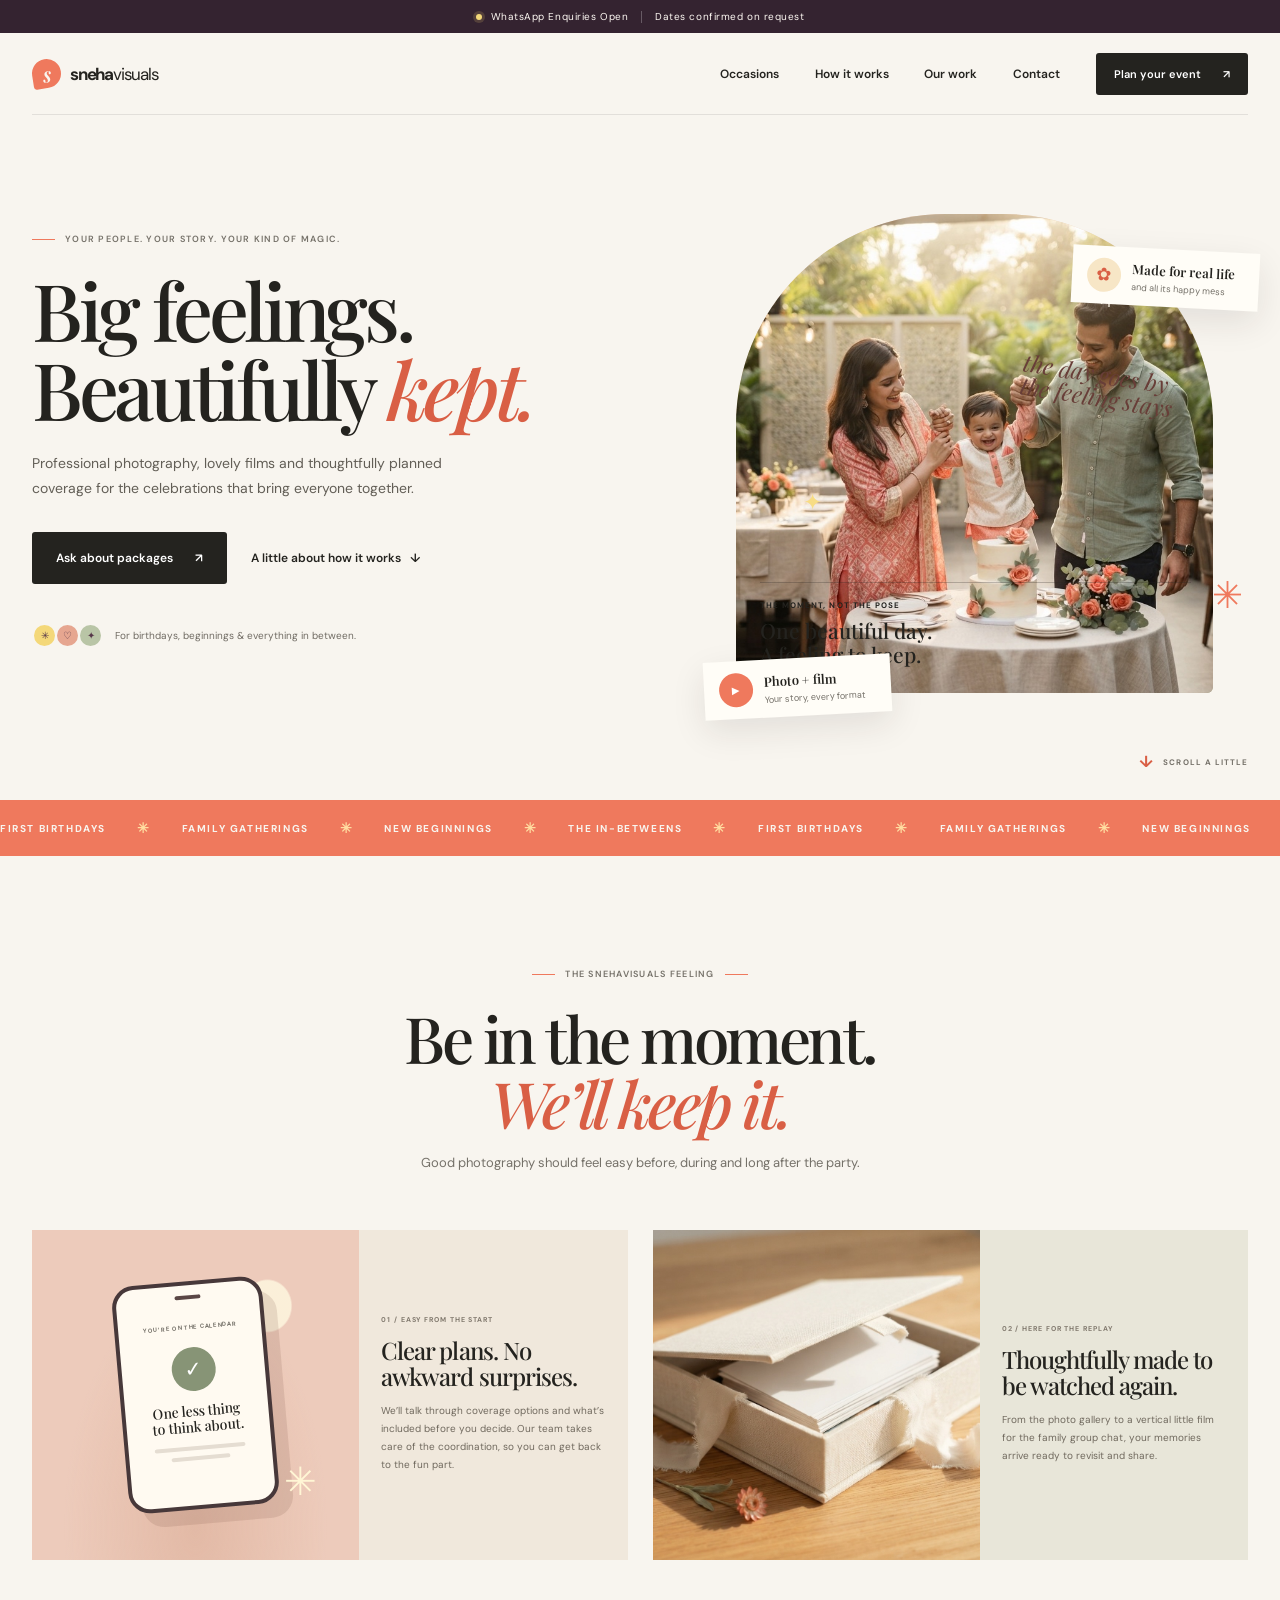
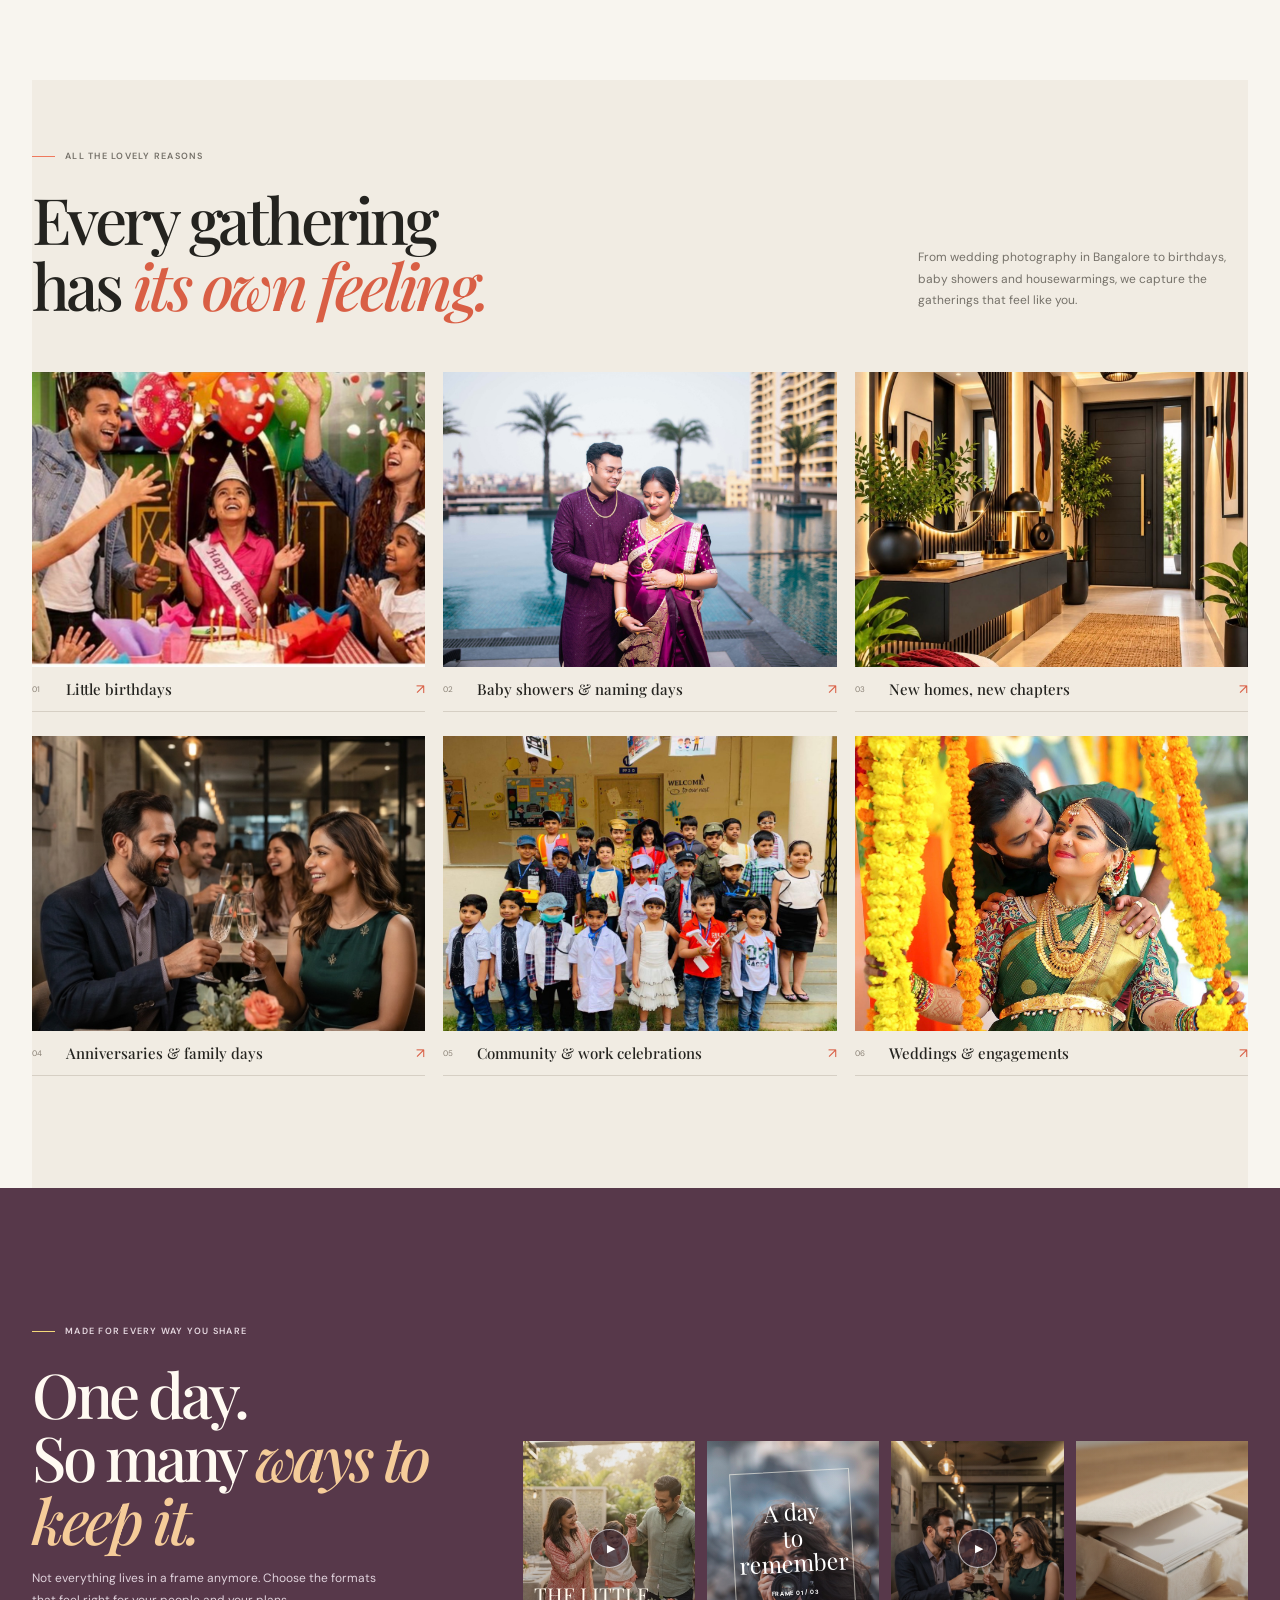
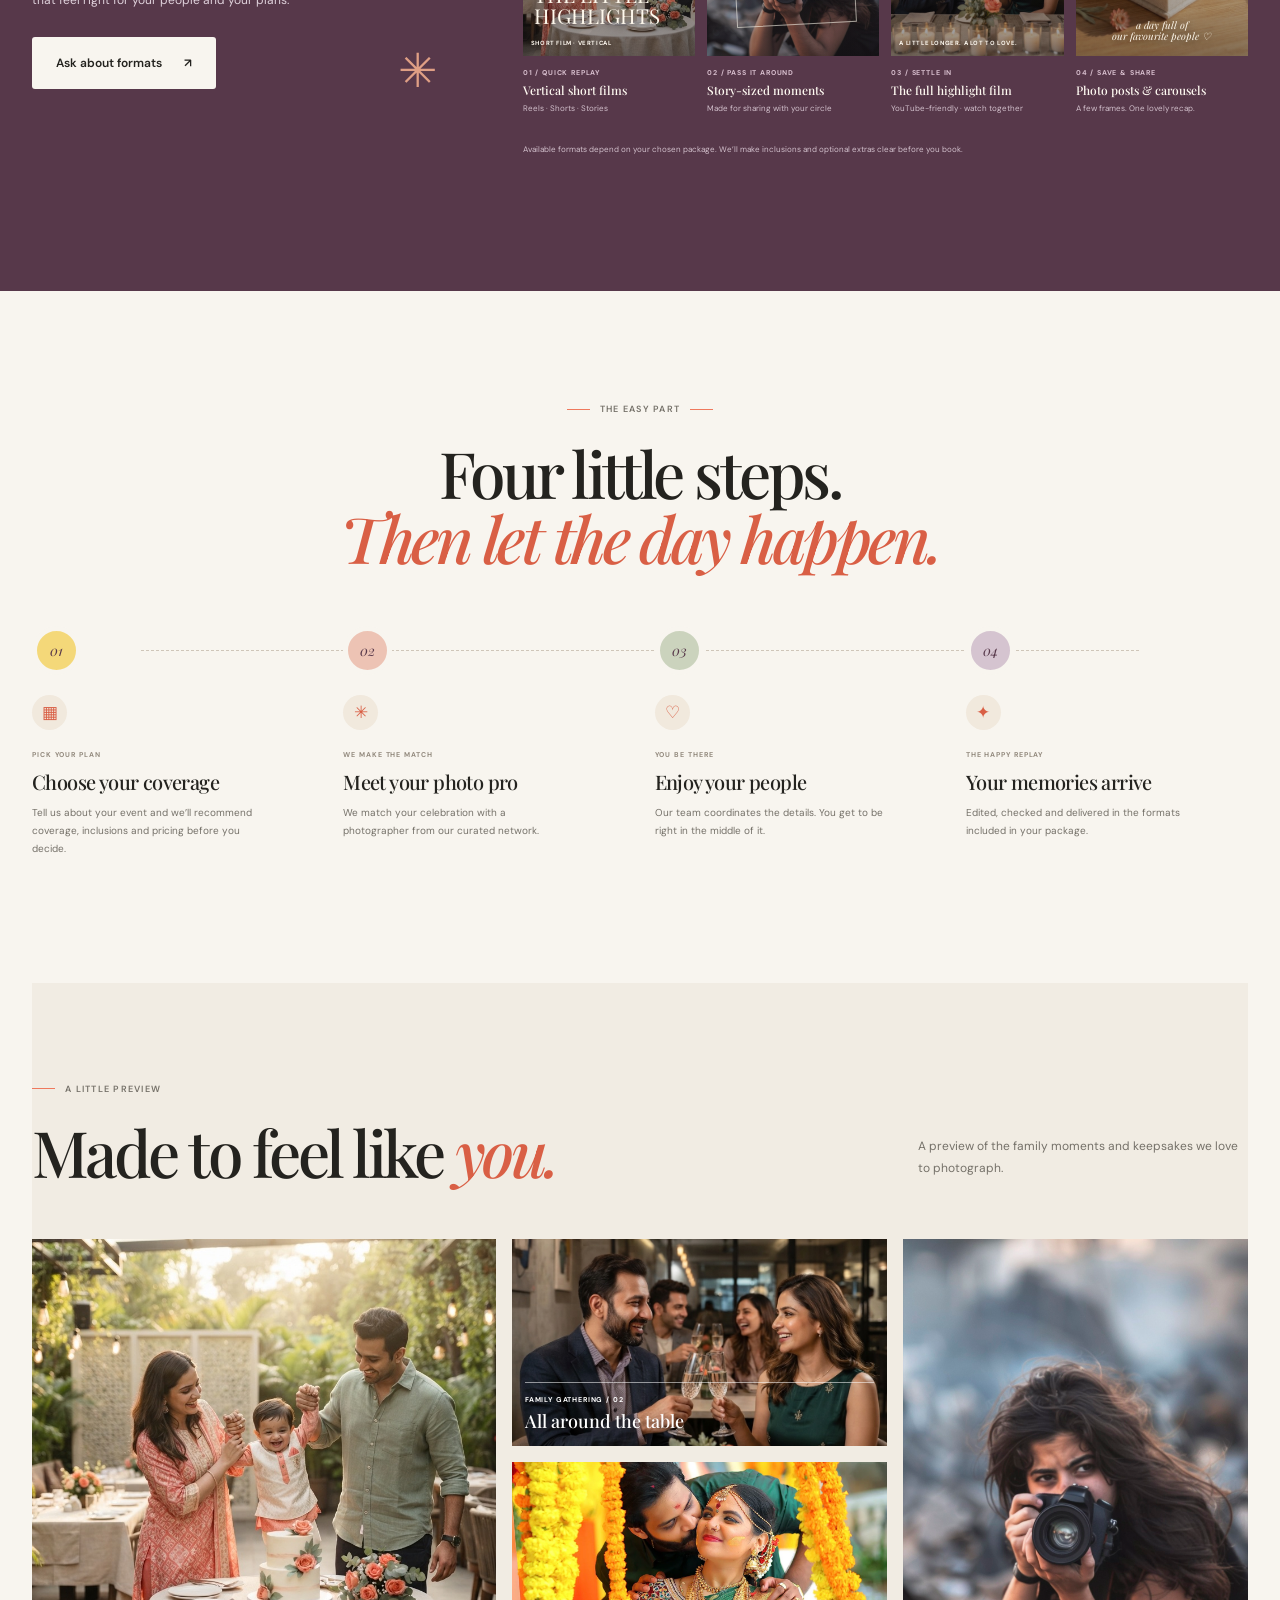
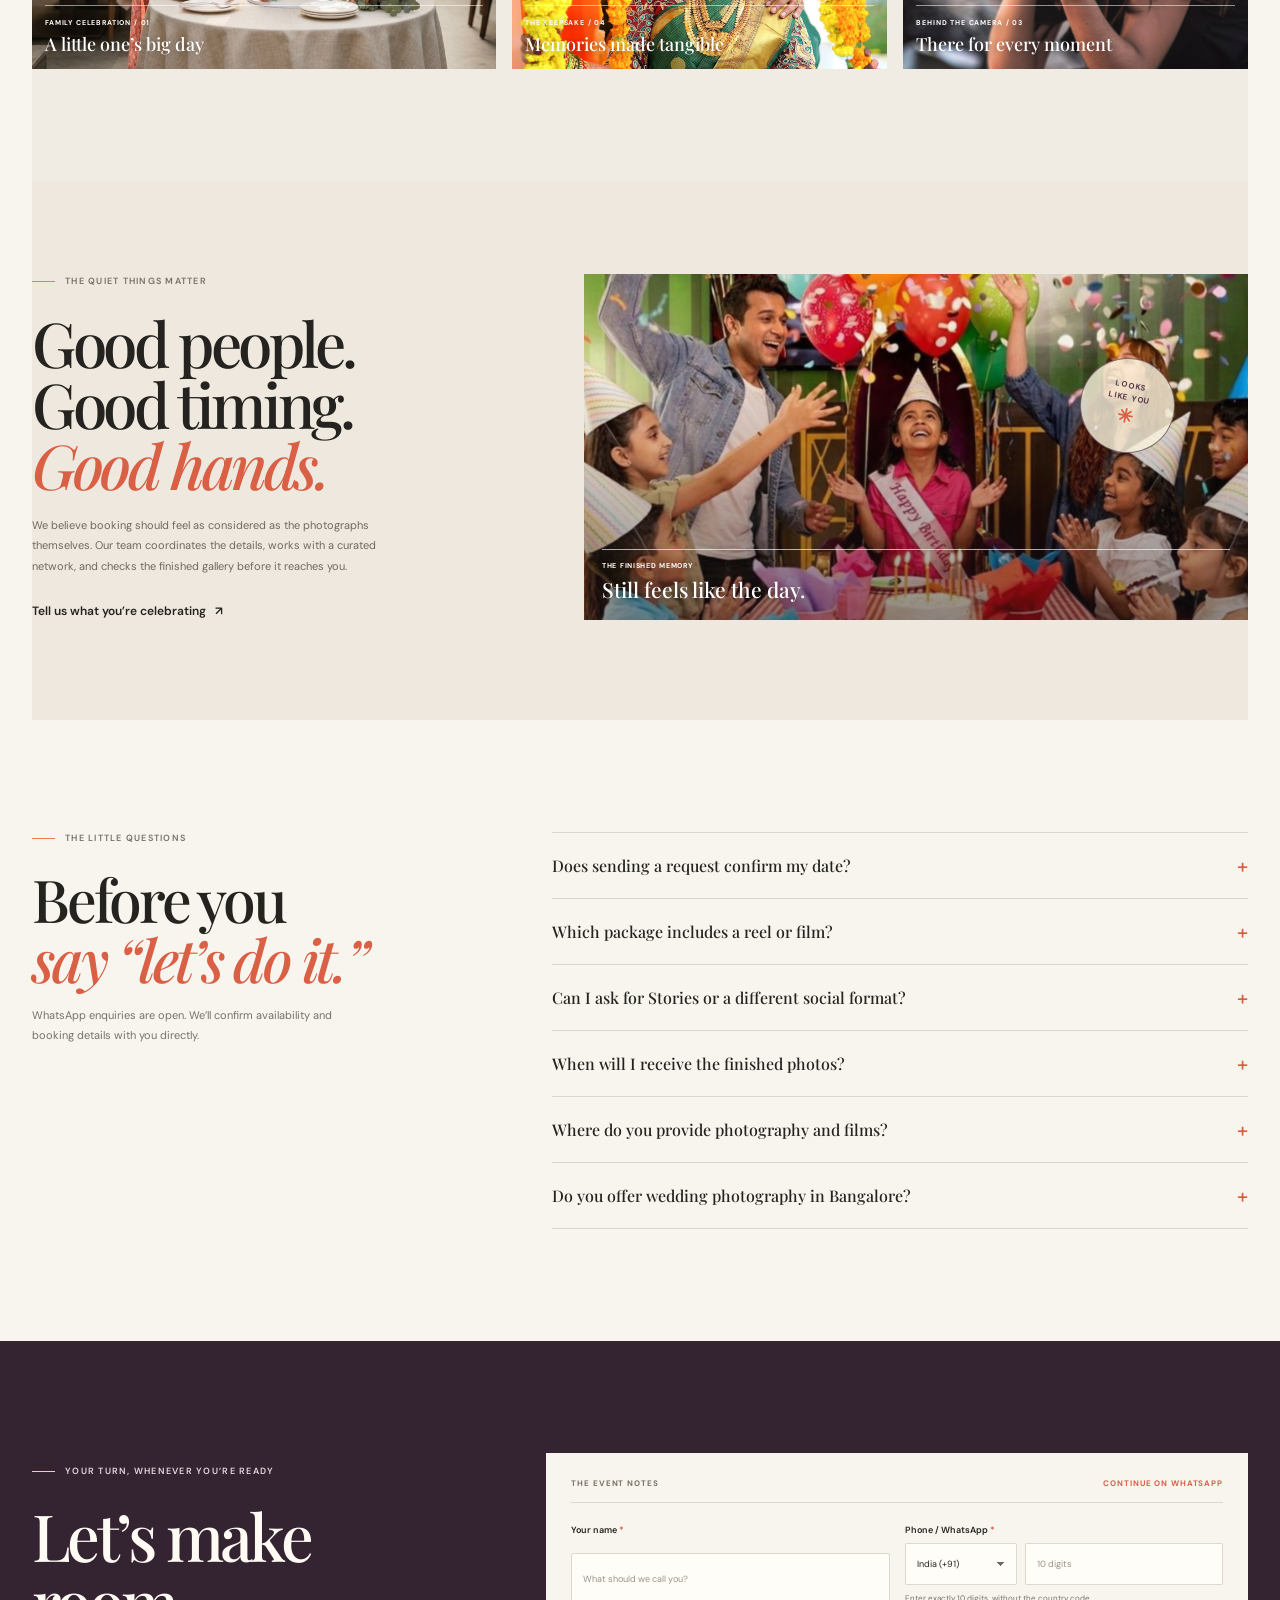
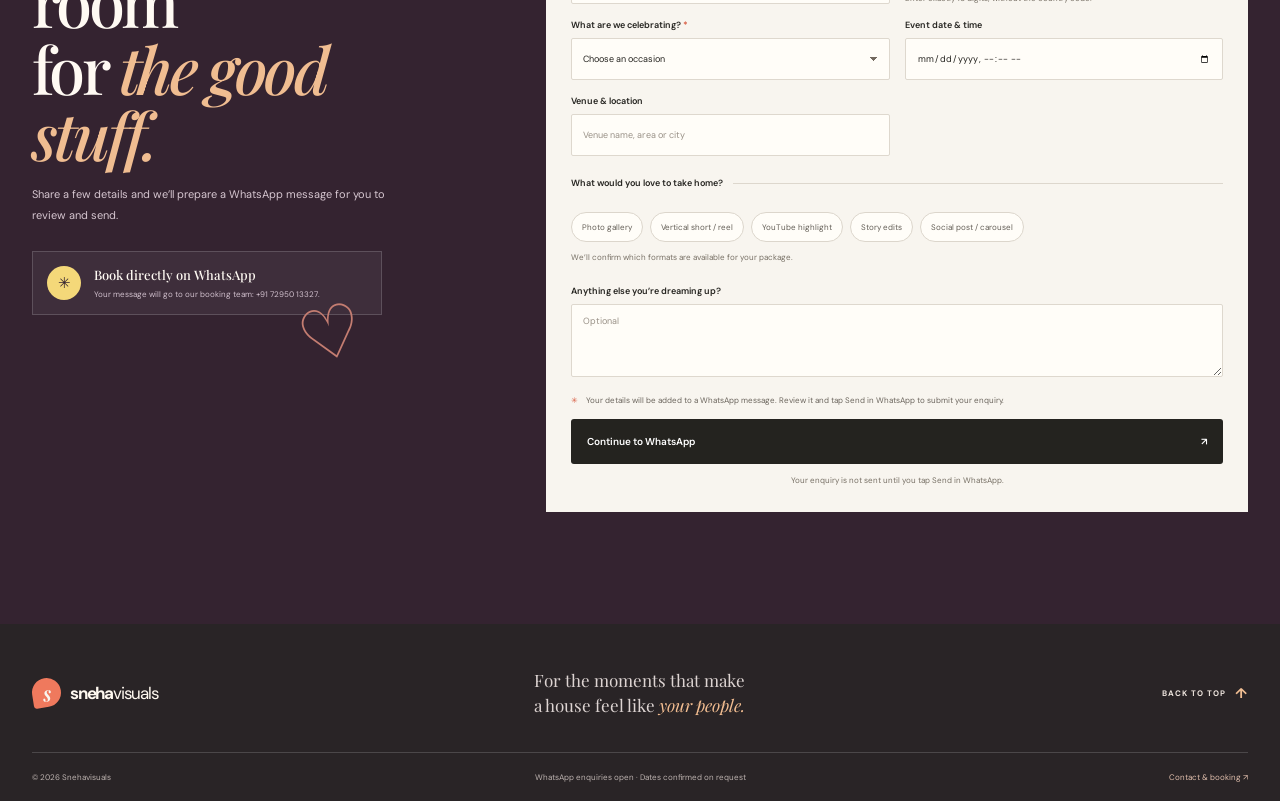
<file: index.html>
<!DOCTYPE html>
<html lang="en">
  <head>
    <meta charset="UTF-8" />
    <meta name="viewport" content="width=device-width, initial-scale=1" />
    <meta name="theme-color" content="#f8f5ef" />
    <meta
      name="description"
      content="Looking for event photography or wedding photography in Bangalore? Snehavisuals captures weddings, birthdays, baby showers, naming ceremonies and family celebrations across Bengaluru. Enquire on WhatsApp."
    />
    <meta name="robots" content="index, follow, max-image-preview:large" />
    <link rel="canonical" href="https://snehavisuals.com/" />
    <meta property="og:site_name" content="Snehavisuals" />
    <meta property="og:type" content="website" />
    <meta property="og:title" content="Event & Wedding Photography in Bengaluru | Snehavisuals" />
    <meta
      property="og:description"
      content="Event photography and wedding photography in Bengaluru (Bangalore), alongside birthdays, baby showers and family celebrations. WhatsApp enquiries are open."
    />
    <meta property="og:url" content="https://snehavisuals.com/" />
    <meta property="og:image" content="https://snehavisuals.com/img/library-first-birthday.jpg" />
    <meta property="og:image:alt" content="A family celebrating a child’s first birthday together." />
    <meta name="twitter:card" content="summary" />
    <meta name="twitter:title" content="Event & Wedding Photography in Bengaluru | Snehavisuals" />
    <meta
      name="twitter:description"
      content="Event photography and wedding photography in Bengaluru (Bangalore), alongside birthdays, baby showers and family celebrations. WhatsApp enquiries are open."
    />
    <meta name="twitter:image" content="https://snehavisuals.com/img/library-first-birthday.jpg" />
    <script type="application/ld+json">
      {
        "@context": "https://schema.org",
        "@type": "Organization",
        "name": "Snehavisuals",
        "url": "https://snehavisuals.com/",
        "description": "Event photography and films for weddings, birthdays, baby showers, naming ceremonies, family celebrations, and new beginnings in Bengaluru (Bangalore), India.",
        "knowsAbout": [
          "Event photography in Bengaluru",
          "Wedding photography in Bengaluru",
          "Birthday photography",
          "Baby shower photography",
          "Naming ceremony photography",
          "Family celebration photography"
        ],
        "telephone": "+917295013327",
        "areaServed": {
          "@type": "City",
          "name": "Bengaluru",
          "alternateName": "Bangalore",
          "containedInPlace": {
            "@type": "State",
            "name": "Karnataka"
          }
        },
        "contactPoint": {
          "@type": "ContactPoint",
          "telephone": "+917295013327",
          "contactType": "booking enquiries"
        }
      }
    </script>
    <link rel="stylesheet" href="styles.css" />
    <title>Event &amp; Wedding Photography in Bengaluru | Snehavisuals</title>
  </head>
  <body>
    <a class="skip-link" href="#main">Skip to content</a>

    <div class="preview-bar">
      <span class="preview-dot" aria-hidden="true"></span>
      <span>WhatsApp Enquiries Open</span>
      <span class="preview-bar__divider" aria-hidden="true"></span>
      <span>Dates confirmed on request</span>
    </div>

    <header class="site-header">
      <a class="wordmark" href="#top" aria-label="Snehavisuals home">
        <span class="wordmark__mark" aria-hidden="true">s</span>
        <span>sneha<span class="wordmark__light">visuals</span></span>
      </a>

      <button
        class="menu-toggle"
        type="button"
        aria-expanded="false"
        aria-controls="primary-navigation"
      >
        <span class="menu-toggle__label">Menu</span>
        <span class="menu-toggle__icon" aria-hidden="true"></span>
      </button>

      <nav class="site-nav" id="primary-navigation" aria-label="Main navigation">
        <a href="#occasions">Occasions</a>
        <a href="#how-it-works">How it works</a>
        <a href="#gallery">Our work</a>
        <a href="#booking">Contact</a>
        <a class="button button--small button--dark nav-cta" href="#booking">Plan your event <span aria-hidden="true">↗</span></a>
      </nav>
    </header>

    <main id="main">
      <section class="hero section-wrap" id="top" aria-labelledby="hero-title">
        <div class="hero__copy">
          <p class="eyebrow"><span class="eyebrow__line"></span> Your people. Your story. Your kind of magic.</p>
          <h1 id="hero-title">Big feelings.<br />Beautifully <em>kept.</em></h1>
          <p class="hero__intro">
            Professional photography, lovely films and thoughtfully planned
            coverage for the celebrations that bring everyone together.
          </p>
          <div class="hero__actions">
            <a class="button button--dark" href="#booking">Ask about packages <span aria-hidden="true">↗</span></a>
            <a class="text-link" href="#how-it-works">A little about how it works <span aria-hidden="true">↓</span></a>
          </div>
          <div class="hero__note">
            <span class="avatar-stack" aria-hidden="true"><i>✳</i><i>♡</i><i>✦</i></span>
            <span>For birthdays, beginnings & everything in between.</span>
          </div>
        </div>

        <div class="hero-art" role="img" aria-label="A family celebrating a child’s first birthday together.">
          <div class="hero-art__photo">
            <img class="photo-fill" src="img/library-first-birthday.jpg" alt="" fetchpriority="high" />
            <span class="hero-art__scribble" aria-hidden="true">the day goes by<br />the feeling stays</span>
            <span class="hero-art__spark hero-art__spark--one" aria-hidden="true">✳</span>
            <span class="hero-art__spark hero-art__spark--two" aria-hidden="true">✦</span>
            <div class="hero-art__caption">
              <span>THE MOMENT, NOT THE POSE</span>
              <strong>One beautiful day.<br />A feeling to keep.</strong>
            </div>
          </div>
          <div class="hero-art__floating hero-art__floating--top">
            <span class="floating-icon" aria-hidden="true">✿</span>
            <span><strong>Made for real life</strong><small>and all its happy mess</small></span>
          </div>
          <div class="hero-art__floating hero-art__floating--bottom">
            <span class="floating-play" aria-hidden="true">▶</span>
            <span><strong>Photo + film</strong><small>Your story, every format</small></span>
          </div>
          <span class="hero-art__asterisk" aria-hidden="true">✳</span>
        </div>
        <a class="hero__scroll" href="#experience"><span aria-hidden="true">↓</span> SCROLL A LITTLE</a>
      </section>

      <section class="ticker" aria-label="What we capture">
        <div class="ticker__track">
          <span>FIRST BIRTHDAYS</span><i>✳</i><span>FAMILY GATHERINGS</span><i>✳</i><span>NEW BEGINNINGS</span><i>✳</i><span>THE IN-BETWEENS</span><i>✳</i><span>FIRST BIRTHDAYS</span><i>✳</i><span>FAMILY GATHERINGS</span><i>✳</i><span>NEW BEGINNINGS</span><i>✳</i><span>THE IN-BETWEENS</span><i>✳</i>
        </div>
      </section>

      <section class="experience section-pad" id="experience">
        <div class="section-heading section-heading--center">
          <p class="eyebrow"><span class="eyebrow__line"></span> The Snehavisuals feeling <span class="eyebrow__line"></span></p>
          <h2>Be in the moment.<br /><em>We’ll keep it.</em></h2>
          <p>Good photography should feel easy before, during and long after the party.</p>
        </div>
        <div class="experience-grid">
          <article class="experience-card experience-card--book">
            <div class="experience-art experience-art--booking" aria-label="A simple booking confirmation illustration">
              <!-- <span class="asset-label">ILLUSTRATION PLACEHOLDER</span> -->
              <div class="mini-phone">
                <span class="mini-phone__camera"></span>
                <span class="mini-phone__eyebrow">YOU’RE ON THE CALENDAR</span>
                <span class="mini-phone__check">✓</span>
                <strong>One less thing<br />to think about.</strong>
                <span class="mini-phone__line"></span><span class="mini-phone__line mini-phone__line--short"></span>
              </div>
              <span class="experience-art__star" aria-hidden="true">✳</span>
            </div>
            <div class="experience-card__copy">
              <span class="card-index">01 / EASY FROM THE START</span>
              <h3>Clear plans. No awkward surprises.</h3>
              <p>We’ll talk through coverage options and what’s included before you decide. Our team takes care of the coordination, so you can get back to the fun part.</p>
            </div>
          </article>
          <article class="experience-card experience-card--keep">
            <div class="experience-art experience-art--delivery" role="img" aria-label="A keepsake album box with printed photographs.">
              <img class="photo-fill" src="img/library-keepsake-album.jpg" alt="" loading="lazy" />
            </div>
            <div class="experience-card__copy">
              <span class="card-index">02 / HERE FOR THE REPLAY</span>
              <h3>Thoughtfully made to be watched again.</h3>
              <p>From the photo gallery to a vertical little film for the family group chat, your memories arrive ready to revisit and share.</p>
            </div>
          </article>
        </div>
      </section>

      <section class="occasions section-pad" id="occasions">
        <div class="section-heading section-heading--row">
          <div>
            <p class="eyebrow"><span class="eyebrow__line"></span> All the lovely reasons</p>
            <h2>Every gathering<br />has <em>its own feeling.</em></h2>
          </div>
          <p>From wedding photography in Bangalore to birthdays, baby showers and housewarmings, we capture the gatherings that feel like you.</p>
        </div>
        <div class="occasion-grid">
          <a class="occasion-card occasion-card--large" href="#booking">
            <span class="occasion-card__visual" role="img" aria-label="Children celebrating a birthday together with family.">
              <img class="photo-fill" src="img/kids-birthday-party.jpg" alt="" loading="lazy" />
            </span>
            <span class="occasion-card__label"><span>01</span><strong>Little birthdays</strong><i aria-hidden="true">↗</i></span>
          </a>
          <a class="occasion-card occasion-card--portrait" href="#booking">
            <span class="occasion-card__visual occasion-card__visual--portrait" role="img" aria-label="An expectant mother celebrating the arrival of her baby.">
              <img class="photo-fill" src="img/baby-shower-maternity.png" alt="" loading="lazy" />
            </span>
            <span class="occasion-card__label"><span>02</span><strong>Baby showers & naming days</strong><i aria-hidden="true">↗</i></span>
          </a>
          <a class="occasion-card" href="#booking">
            <span class="occasion-card__visual" role="img" aria-label="A warmly decorated new home, ready for its next chapter.">
              <img class="photo-fill" src="img/new-home.jpg" alt="" loading="lazy" />
            </span>
            <span class="occasion-card__label"><span>03</span><strong>New homes, new chapters</strong><i aria-hidden="true">↗</i></span>
          </a>
          <a class="occasion-card" href="#booking">
            <span class="occasion-card__visual" role="img" aria-label="Friends sharing a celebratory dinner together.">
              <img class="photo-fill" src="img/library-family-celebration.jpg" alt="" loading="lazy" />
            </span>
            <span class="occasion-card__label"><span>04</span><strong>Anniversaries & family days</strong><i aria-hidden="true">↗</i></span>
          </a>
          <a class="occasion-card occasion-card--wide" href="#booking">
            <span class="occasion-card__visual" role="img" aria-label="Children dressed for a school community celebration.">
              <img class="photo-fill" src="img/community-celebration.jpg" alt="" loading="lazy" />
            </span>
            <span class="occasion-card__label"><span>05</span><strong>Community & work celebrations</strong><i aria-hidden="true">↗</i></span>
          </a>
          <a class="occasion-card" href="#booking">
            <span class="occasion-card__visual" role="img" aria-label="A couple celebrating together during their haldi wedding ceremony.">
              <img class="photo-fill" src="img/haldi-couple.jpg" alt="" loading="lazy" />
            </span>
            <span class="occasion-card__label"><span>06</span><strong>Weddings & engagements</strong><i aria-hidden="true">↗</i></span>
          </a>
        </div>
      </section>

      <section class="formats section-pad" id="formats">
        <div class="formats__intro">
          <p class="eyebrow eyebrow--light"><span class="eyebrow__line"></span> Made for every way you share</p>
          <h2>One day.<br />So many <em>ways to keep it.</em></h2>
          <p>Not everything lives in a frame anymore. Choose the formats that feel right for your people and your plans.</p>
          <a class="button button--cream" href="#booking">Ask about formats <span aria-hidden="true">↗</span></a>
          <span class="formats__doodle" aria-hidden="true">✳</span>
        </div>
        <div class="format-cards">
          <article class="format-card format-card--reel">
            <div class="format-card__screen format-card__screen--vertical" role="img" aria-label="A family celebrating a child’s first birthday together.">
              <img class="photo-fill" src="img/library-first-birthday.jpg" alt="" loading="lazy" />
              <!-- <span class="asset-label">PHOTO-LIBRARY IMAGE · 9:16</span> -->
              <span class="format-card__play" aria-hidden="true">▶</span>
              <span class="format-card__screen-label">THE LITTLE<br />HIGHLIGHTS</span>
              <span class="format-card__duration">SHORT FILM · VERTICAL</span>
            </div>
            <div class="format-card__details"><span>01 / QUICK REPLAY</span><strong>Vertical short films</strong><small>Reels · Shorts · Stories</small></div>
          </article>
          <article class="format-card format-card--story">
            <div class="format-card__screen format-card__screen--story" role="img" aria-label="A photographer at work with a camera.">
              <img class="photo-fill" src="img/library-photographer.jpg" alt="" loading="lazy" />
              <!-- <span class="asset-label">PHOTO-LIBRARY IMAGE · 9:16</span> -->
              <span class="story-frame">A day<br />to remember<span>FRAME 01 / 03</span></span>
            </div>
            <div class="format-card__details"><span>02 / PASS IT AROUND</span><strong>Story-sized moments</strong><small>Made for sharing with your circle</small></div>
          </article>
          <article class="format-card format-card--film">
            <div class="format-card__screen format-card__screen--wide" role="img" aria-label="Friends sharing a celebratory dinner together.">
              <img class="photo-fill" src="img/library-family-celebration.jpg" alt="" loading="lazy" />
              <!-- <span class="asset-label">PHOTO-LIBRARY IMAGE · 16:9</span> -->
              <span class="format-card__play" aria-hidden="true">▶</span>
              <span class="format-card__duration">A LITTLE LONGER. A LOT TO LOVE.</span>
            </div>
            <div class="format-card__details"><span>03 / SETTLE IN</span><strong>The full highlight film</strong><small>YouTube-friendly · watch together</small></div>
          </article>
          <article class="format-card format-card--post">
            <div class="format-card__screen format-card__screen--post" role="img" aria-label="A keepsake album with printed photographs.">
              <img class="photo-fill" src="img/library-keepsake-album.jpg" alt="" loading="lazy" />
              <!-- <span class="asset-label">PHOTO-LIBRARY IMAGE · 4:5</span> -->
              <span class="post-caption">a day full of<br />our favourite people ♡</span>
            </div>
            <div class="format-card__details"><span>04 / SAVE & SHARE</span><strong>Photo posts & carousels</strong><small>A few frames. One lovely recap.</small></div>
          </article>
        </div>
        <p class="formats__fineprint">Available formats depend on your chosen package. We’ll make inclusions and optional extras clear before you book.</p>
      </section>

      <section class="how section-pad" id="how-it-works">
        <div class="section-heading section-heading--center">
          <p class="eyebrow"><span class="eyebrow__line"></span> The easy part <span class="eyebrow__line"></span></p>
          <h2>Four little steps.<br /><em>Then let the day happen.</em></h2>
        </div>
        <div class="steps">
          <article class="step">
            <span class="step__number">01</span>
            <span class="step__icon" aria-hidden="true">▦</span>
            <p class="step__tag">PICK YOUR PLAN</p>
            <h3>Choose your coverage</h3>
            <p>Tell us about your event and we’ll recommend coverage, inclusions and pricing before you decide.</p>
          </article>
          <article class="step">
            <span class="step__number">02</span>
            <span class="step__icon" aria-hidden="true">✳</span>
            <p class="step__tag">WE MAKE THE MATCH</p>
            <h3>Meet your photo pro</h3>
            <p>We match your celebration with a photographer from our curated network.</p>
          </article>
          <article class="step">
            <span class="step__number">03</span>
            <span class="step__icon" aria-hidden="true">♡</span>
            <p class="step__tag">YOU BE THERE</p>
            <h3>Enjoy your people</h3>
            <p>Our team coordinates the details. You get to be right in the middle of it.</p>
          </article>
          <article class="step">
            <span class="step__number">04</span>
            <span class="step__icon" aria-hidden="true">✦</span>
            <p class="step__tag">THE HAPPY REPLAY</p>
            <h3>Your memories arrive</h3>
            <p>Edited, checked and delivered in the formats included in your package.</p>
          </article>
        </div>
      </section>

      <section class="gallery section-pad" id="gallery">
        <div class="section-heading section-heading--row">
          <div>
            <p class="eyebrow"><span class="eyebrow__line"></span> A little preview</p>
            <h2>Made to feel like <em>you.</em></h2>
          </div>
          <p>A preview of the family moments and keepsakes we love to photograph.</p>
        </div>
        <div class="gallery-grid">
          <div class="gallery-tile gallery-tile--portrait" role="img" aria-label="A family celebrating a child’s first birthday together.">
            <img class="photo-fill" src="img/library-first-birthday.jpg" alt="" loading="lazy" />
            <!-- <span class="asset-label">PHOTO-LIBRARY IMAGE</span> -->
            <span class="gallery-tile__caption"><small>FAMILY CELEBRATION / 01</small><strong>A little one’s big day</strong></span>
          </div>
          <div class="gallery-tile gallery-tile--square" role="img" aria-label="Friends sharing a celebratory dinner.">
            <img class="photo-fill" src="img/library-family-celebration.jpg" alt="" loading="lazy" />
            <!-- <span class="asset-label">PHOTO-LIBRARY IMAGE</span> -->
            <span class="gallery-tile__caption"><small>FAMILY GATHERING / 02</small><strong>All around the table</strong></span>
          </div>
          <div class="gallery-tile gallery-tile--vertical" role="img" aria-label="A photographer at work with a camera.">
            <img class="photo-fill" src="img/library-photographer.jpg" alt="" loading="lazy" />
            <!-- <span class="asset-label">PHOTO-LIBRARY IMAGE</span> -->
            <span class="gallery-tile__caption"><small>BEHIND THE CAMERA / 03</small><strong>There for every moment</strong></span>
          </div>
          <div class="gallery-tile gallery-tile--wide" role="img" aria-label="A couple sharing a tender moment during their haldi celebration.">
            <img class="photo-fill" src="img/haldi-couple.jpg" alt="" loading="lazy" />
            <!-- <span class="asset-label">PHOTO-LIBRARY IMAGE</span> -->
            <span class="gallery-tile__caption"><small>THE KEEPSAKE / 04</small><strong>Memories made tangible</strong></span>
          </div>
        </div>
        <!-- <p class="gallery-note"><span aria-hidden="true">✳</span> Photo-library visuals for preview; client galleries coming soon.</p> -->
      </section>

      <!-- <section class="pricing section-pad" id="pricing">
        <div class="section-heading section-heading--row pricing-heading">
          <div>
            <p class="eyebrow"><span class="eyebrow__line"></span> No mystery maths</p>
            <h2>Good memories.<br /><em>Clear numbers.</em></h2>
          </div>
          <p>Every package is built around real coverage time and useful deliverables. Pick your pace; we’ll help with the rest.</p>
        </div>
        <div class="pricing-grid">
          <article class="price-card">
            <div class="price-card__top"><span class="package-number">01 / MINI</span><span class="package-stamp" aria-hidden="true">✿</span></div>
            <h3>The Mini</h3>
            <p class="price-card__fit">For the lovely little get-together.</p>
            <p class="price"><span>₹</span>4,999</p>
            <p class="price-card__duration">1.5 hours of coverage</p>
            <ul>
              <li>1 professional photographer</li>
              <li>60+ edited digital photographs</li>
              <li>Core highlights & family portraits</li>
            </ul>
            <a class="button button--outline package-select" href="#booking" data-package="The Mini">Ask about Mini <span aria-hidden="true">↗</span></a>
          </article>
          <article class="price-card price-card--popular">
            <span class="popular-pill">THE CROWD FAVOURITE ✳</span>
            <div class="price-card__top"><span class="package-number">02 / CLASSIC</span><span class="package-stamp" aria-hidden="true">♡</span></div>
            <h3>The Classic</h3>
            <p class="price-card__fit">A little extra room for all the good bits.</p>
            <p class="price"><span>₹</span>7,499</p>
            <p class="price-card__duration">3 hours of coverage</p>
            <ul>
              <li>1 professional photographer</li>
              <li>120+ edited digital photographs</li>
              <li>Digital gallery within 7 days</li>
              <li>Candid moments, details & portraits</li>
            </ul>
            <a class="button button--dark package-select" href="#booking" data-package="The Classic">Ask about Classic <span aria-hidden="true">↗</span></a>
          </article>
          <article class="price-card">
            <div class="price-card__top"><span class="package-number">03 / CELEBRATION</span><span class="package-stamp" aria-hidden="true">✦</span></div>
            <h3>The Celebration</h3>
            <p class="price-card__fit">For a day that deserves a little film.</p>
            <p class="price"><span>₹</span>11,999</p>
            <p class="price-card__duration">4 hours of coverage</p>
            <ul>
              <li>1 photographer + 1 videographer</li>
              <li>150+ edited digital photographs</li>
              <li>1 vertical social-media reel</li>
              <li>Family portraits & video highlights</li>
            </ul>
            <a class="button button--outline package-select" href="#booking" data-package="The Celebration">Ask about Celebration <span aria-hidden="true">↗</span></a>
          </article>
          <article class="price-card">
            <div class="price-card__top"><span class="package-number">04 / PREMIUM</span><span class="package-stamp" aria-hidden="true">✳</span></div>
            <h3>The Premium</h3>
            <p class="price-card__fit">The whole story, with room to linger.</p>
            <p class="price"><span>₹</span>17,999</p>
            <p class="price-card__duration">5 hours of coverage</p>
            <ul>
              <li>1 photographer + 1 videographer</li>
              <li>250+ edited digital photographs</li>
              <li>60-second vertical social reel</li>
              <li>2–3 minute cinematic highlight film</li>
            </ul>
            <a class="button button--outline package-select" href="#booking" data-package="The Premium">Ask about Premium <span aria-hidden="true">↗</span></a>
          </article>
        </div>
        <div class="pricing-footnote">
          <span aria-hidden="true">✳</span>
          <p>Social edits are included only where listed above. Story sequences, extra edits, alternate crops and other add-ons can be discussed separately. Final taxes, travel and booking policies need confirmation before launch.</p>
        </div>
        <div class="fit-strip">
          <span class="fit-strip__label">A tiny cheat sheet</span>
          <p><strong>Cake at home?</strong> Mini <i>·</i> <strong>Family milestone?</strong> Classic <i>·</i> <strong>Want a reel?</strong> Celebration <i>·</i> <strong>The full film?</strong> Premium</p>
        </div>
      </section> -->

      <section class="promise section-pad">
        <div class="promise__copy">
          <p class="eyebrow"><span class="eyebrow__line"></span> The quiet things matter</p>
          <h2>Good people.<br />Good timing.<br /><em>Good hands.</em></h2>
          <p>We believe booking should feel as considered as the photographs themselves. Our team coordinates the details, works with a curated network, and checks the finished gallery before it reaches you.</p>
          <a class="text-link" href="#booking">Tell us what you’re celebrating <span aria-hidden="true">↗</span></a>
        </div>
        <div class="promise__visual" role="img" aria-label="Children celebrating a birthday together with family.">
          <img class="photo-fill" src="img/kids-birthday-party.jpg" alt="" loading="lazy" />
          <span class="promise__stamp">LOOKS<br />LIKE YOU<br /><i>✳</i></span>
          <span class="promise__caption">THE FINISHED MEMORY<br /><strong>Still feels like the day.</strong></span>
        </div>
      </section>

      <section class="faq section-pad" id="faq">
        <div class="faq__intro">
          <p class="eyebrow"><span class="eyebrow__line"></span> The little questions</p>
          <h2>Before you<br /><em>say “let’s do it.”</em></h2>
          <p>WhatsApp enquiries are open. We’ll confirm availability and booking details with you directly.</p>
        </div>
        <div class="faq-list">
          <details>
            <summary>Does sending a request confirm my date?<span aria-hidden="true">+</span></summary>
            <p>No. Your WhatsApp message starts an enquiry. We’ll check availability and confirm the next steps with you; your date is only booked once we confirm it together.</p>
          </details>
          <details>
            <summary>Which package includes a reel or film?<span aria-hidden="true">+</span></summary>
            <p>Tell us which formats you’re interested in. We’ll confirm what’s included in the recommended coverage and discuss any optional extras and pricing before you decide.</p>
          </details>
          <details>
            <summary>Can I ask for Stories or a different social format?<span aria-hidden="true">+</span></summary>
            <p>Yes. Add your preferences to the enquiry and we’ll confirm availability and any extra costs.</p>
          </details>
          <details>
            <summary>When will I receive the finished photos?<span aria-hidden="true">+</span></summary>
            <p>We’ll confirm the delivery timeline for your photos and any video edits before you decide to book.</p>
          </details>
          <details>
            <summary>Where do you provide photography and films?<span aria-hidden="true">+</span></summary>
            <p>We serve Bengaluru (Bangalore), India’s Silicon Valley. Share your event location in your WhatsApp enquiry so we can confirm availability and any travel charges.</p>
          </details>
          <details>
            <summary>Do you offer wedding photography in Bangalore?<span aria-hidden="true">+</span></summary>
            <p>Yes. Send us your wedding date, venue and the moments you’d like captured. We’ll confirm availability, coverage options and pricing for your Bengaluru celebration.</p>
          </details>
        </div>
      </section>

      <section class="booking section-pad" id="booking">
        <div class="booking__intro">
          <p class="eyebrow eyebrow--light"><span class="eyebrow__line"></span> Your turn, whenever you’re ready</p>
          <h2>Let’s make room<br />for <em>the good stuff.</em></h2>
          <p>Share a few details and we’ll prepare a WhatsApp message for you to review and send.</p>
          <div class="booking__contact-card">
            <span class="booking__contact-icon" aria-hidden="true">✳</span>
          <span><strong>Book directly on WhatsApp</strong><small>Your message will go to our booking team: +91 72950 13327.</small></span>
          </div>
          <span class="booking__doodle" aria-hidden="true">♡</span>
        </div>
        <form class="booking-form" id="booking-form">
          <div class="booking-form__heading"><span>THE EVENT NOTES</span><span>CONTINUE ON WHATSAPP</span></div>
          <div class="form-grid">
            <label class="field">
              <span>Your name <b>*</b></span>
              <input name="name" type="text" autocomplete="name" placeholder="What should we call you?" required />
            </label>
            <div class="field">
              <span id="customer-phone-label">Phone / WhatsApp <b>*</b></span>
              <div class="phone-input-row">
                <select name="phoneCountryCode" aria-label="Country calling code" autocomplete="tel-country-code">
                  <option value="+91" selected>India (+91)</option>
                  <option value="+1">United States / Canada (+1)</option>
                  <option value="+44">United Kingdom (+44)</option>
                  <option value="+61">Australia (+61)</option>
                  <option value="+64">New Zealand (+64)</option>
                  <option value="+971">United Arab Emirates (+971)</option>
                  <option value="+966">Saudi Arabia (+966)</option>
                  <option value="+974">Qatar (+974)</option>
                  <option value="+965">Kuwait (+965)</option>
                  <option value="+968">Oman (+968)</option>
                  <option value="+973">Bahrain (+973)</option>
                  <option value="+65">Singapore (+65)</option>
                  <option value="+60">Malaysia (+60)</option>
                  <option value="+27">South Africa (+27)</option>
                  <option value="+353">Ireland (+353)</option>
                  <option value="+49">Germany (+49)</option>
                  <option value="+33">France (+33)</option>
                  <option value="+34">Spain (+34)</option>
                  <option value="+39">Italy (+39)</option>
                  <option value="+31">Netherlands (+31)</option>
                  <option value="+41">Switzerland (+41)</option>
                  <option value="+46">Sweden (+46)</option>
                  <option value="+47">Norway (+47)</option>
                  <option value="+45">Denmark (+45)</option>
                  <option value="+81">Japan (+81)</option>
                  <option value="+82">South Korea (+82)</option>
                  <option value="+86">China (+86)</option>
                  <option value="+852">Hong Kong (+852)</option>
                  <option value="+63">Philippines (+63)</option>
                  <option value="+66">Thailand (+66)</option>
                  <option value="+62">Indonesia (+62)</option>
                  <option value="+55">Brazil (+55)</option>
                  <option value="+52">Mexico (+52)</option>
                </select>
                <input
                  name="phone"
                  type="tel"
                  autocomplete="tel-national"
                  aria-labelledby="customer-phone-label"
                  aria-describedby="phone-hint"
                  inputmode="numeric"
                  pattern="[0-9]{10}"
                  minlength="10"
                  maxlength="10"
                  title="Enter exactly 10 digits, without the country code."
                  placeholder="10 digits"
                  required
                />
              </div>
              <small class="field-hint" id="phone-hint">Enter exactly 10 digits, without the country code.</small>
            </div>
            <label class="field">
              <span>What are we celebrating? <b>*</b></span>
              <select name="eventType" required>
                <option value="">Choose an occasion</option>
                <option>First Birthday</option><option>Children’s Birthday</option><option>Baby Shower</option>
                <option>Naming Ceremony</option><option>Griha Pravesh</option><option>Anniversary</option>
                <option>Wedding</option><option>Engagement</option><option>Family Gathering</option>
                <option>Community Event</option><option>Corporate</option><option>Other</option>
              </select>
            </label>
            <label class="field">
              <span>Event date & time</span>
              <input name="eventDate" type="datetime-local" />
            </label>
            <label class="field">
              <span>Venue & location</span>
              <input name="venue" type="text" placeholder="Venue name, area or city" />
            </label>
          </div>
          <fieldset class="social-preferences">
            <legend>What would you love to take home?</legend>
            <div class="chip-list">
              <label><input type="checkbox" name="format" value="Photo gallery" /><span>Photo gallery</span></label>
              <label><input type="checkbox" name="format" value="Vertical short / reel" /><span>Vertical short / reel</span></label>
              <label><input type="checkbox" name="format" value="YouTube highlight" /><span>YouTube highlight</span></label>
              <label><input type="checkbox" name="format" value="Story edits" /><span>Story edits</span></label>
              <label><input type="checkbox" name="format" value="Social post / carousel" /><span>Social post / carousel</span></label>
            </div>
            <p>We’ll confirm which formats are available for your package.</p>
          </fieldset>
          <label class="field field--full">
            <span>Anything else you’re dreaming up?</span>
            <textarea name="vision" rows="2" placeholder="Optional"></textarea>
          </label>
          <p class="form-disclaimer"><span aria-hidden="true">✳</span> Your details will be added to a WhatsApp message. Review it and tap Send in WhatsApp to submit your enquiry.</p>
          <button class="button button--dark form-submit" type="submit">Continue to WhatsApp <span aria-hidden="true">↗</span></button>
          <p class="form-status" id="form-status" role="status">Your enquiry is not sent until you tap Send in WhatsApp.</p>
        </form>
      </section>
    </main>

    <footer class="site-footer">
      <div class="footer-main">
        <a class="wordmark wordmark--footer" href="#top" aria-label="Snehavisuals, back to top">
          <span class="wordmark__mark" aria-hidden="true">s</span><span>sneha<span class="wordmark__light">visuals</span></span>
        </a>
        <p>For the moments that make<br />a house feel like <em>your people.</em></p>
        <a class="footer-top" href="#top">BACK TO TOP <span aria-hidden="true">↑</span></a>
      </div>
      <div class="footer-bottom">
        <span>© <span id="current-year">2026</span> Snehavisuals</span>
        <span>WhatsApp enquiries open · Dates confirmed on request</span>
        <span class="footer-note"><a href="#booking">Contact & booking <span aria-hidden="true">↗</span></a></span>
      </div>
    </footer>

    <script src="script.js" defer></script>
  </body>
</html>
</file>
<file: styles.css>
@import url("https://fonts.googleapis.com/css2?family=DM+Sans:wght@400;500;600;700&family=Playfair+Display:ital,wght@0,500;0,600;0,700;1,500;1,600&display=swap");

:root {
  color-scheme: light;
  --paper: #f8f5ef;
  --paper-deep: #f0ebe2;
  --ink: #24231f;
  --muted: #757169;
  --line: #ddd7cd;
  --coral: #ef795d;
  --coral-deep: #d95f45;
  --plum: #57384a;
  --plum-dark: #342330;
  --yellow: #f4d879;
  --sage: #b9c5a6;
  --serif: "Playfair Display", Georgia, "Times New Roman", serif;
  --sans: "DM Sans", "Helvetica Neue", Arial, sans-serif;
  --page-width: 1280px;
}

* {
  box-sizing: border-box;
}

html {
  scroll-behavior: smooth;
  scroll-padding-top: 96px;
}

body {
  margin: 0;
  color: var(--ink);
  background: var(--paper);
  font-family: var(--sans);
  font-size: 15px;
  -webkit-font-smoothing: antialiased;
}

body.menu-open {
  overflow: hidden;
}

.gallery-tile > .photo-fill {
  object-position: center;
}

a {
  color: inherit;
  text-decoration: none;
}

button,
input,
select,
textarea {
  font: inherit;
}

button,
a,
input,
select,
textarea,
summary {
  -webkit-tap-highlight-color: transparent;
}

button:focus-visible,
a:focus-visible,
input:focus-visible,
select:focus-visible,
textarea:focus-visible,
summary:focus-visible {
  outline: 3px solid var(--coral-deep);
  outline-offset: 4px;
}

.skip-link {
  position: fixed;
  z-index: 20;
  top: 12px;
  left: 12px;
  padding: 12px 16px;
  transform: translateY(-150%);
  color: white;
  background: var(--plum-dark);
  border-radius: 4px;
}

.skip-link:focus {
  transform: translateY(0);
}

.preview-bar {
  display: flex;
  min-height: 33px;
  align-items: center;
  justify-content: center;
  gap: 9px;
  padding: 6px 16px;
  color: #fffaf4;
  background: var(--plum-dark);
  font-size: 10px;
  letter-spacing: 0.055em;
}

.preview-dot {
  width: 6px;
  height: 6px;
  border-radius: 50%;
  background: var(--yellow);
  box-shadow: 0 0 0 3px rgb(244 216 121 / 16%);
}

.preview-bar__divider {
  width: 1px;
  height: 12px;
  margin: 0 4px;
  background: rgb(255 255 255 / 25%);
}

.site-header {
  position: relative;
  z-index: 10;
  display: flex;
  width: min(100% - 64px, var(--page-width));
  height: 82px;
  align-items: center;
  justify-content: space-between;
  margin: 0 auto;
  border-bottom: 1px solid rgb(36 35 31 / 10%);
}

.wordmark {
  display: inline-flex;
  align-items: center;
  gap: 9px;
  font-size: 17px;
  font-weight: 700;
  letter-spacing: -0.07em;
}

.wordmark__mark {
  display: grid;
  width: 29px;
  height: 29px;
  place-items: center;
  color: var(--paper);
  background: var(--coral);
  border-radius: 50% 50% 50% 10%;
  font-family: var(--serif);
  font-size: 21px;
  font-weight: 600;
  font-style: italic;
  letter-spacing: -0.06em;
  transform: rotate(-9deg);
}

.wordmark__light {
  font-weight: 400;
}

.site-nav {
  display: flex;
  align-items: center;
  gap: clamp(18px, 2.8vw, 38px);
  font-size: 12px;
  font-weight: 600;
}

.site-nav > a:not(.button) {
  transition: color 160ms ease;
}

.site-nav > a:not(.button):hover,
.text-link:hover {
  color: var(--coral-deep);
}

.menu-toggle {
  display: none;
}

.section-wrap,
.section-pad {
  width: min(100% - 64px, var(--page-width));
  margin-inline: auto;
}

.section-pad {
  padding-block: 112px;
}

.button {
  display: inline-flex;
  min-height: 52px;
  align-items: center;
  justify-content: center;
  gap: 22px;
  padding: 0 23px;
  border: 1px solid transparent;
  border-radius: 3px;
  font-size: 12px;
  font-weight: 600;
  transition: transform 180ms ease, background-color 180ms ease, color 180ms ease;
}

.button:hover:not(:disabled) {
  transform: translateY(-2px);
}

.button--dark {
  color: white;
  background: var(--ink);
}

.button--dark:hover:not(:disabled) {
  background: var(--plum);
}

.button--small {
  min-height: 42px;
  padding: 0 17px;
  font-size: 11px;
}

.button--cream {
  color: var(--ink);
  background: var(--paper);
}

.button--cream:hover {
  background: var(--yellow);
}

.button--outline {
  color: var(--ink);
  border-color: #cfc8bd;
  background: transparent;
}

.button--outline:hover {
  border-color: var(--ink);
  background: #fffdf8;
}

.button:disabled {
  color: #5c5851;
  background: #d9d3c9;
  cursor: not-allowed;
}

.text-link {
  display: inline-flex;
  align-items: center;
  gap: 9px;
  font-size: 12px;
  font-weight: 600;
  transition: color 160ms ease;
}

.hero {
  position: relative;
  display: grid;
  min-height: 685px;
  grid-template-columns: 0.93fr 1.07fr;
  align-items: center;
  gap: clamp(30px, 7vw, 100px);
  padding-block: 61px 75px;
}

.hero__copy {
  position: relative;
  z-index: 2;
  padding-bottom: 20px;
}

.eyebrow {
  display: flex;
  align-items: center;
  gap: 10px;
  margin: 0 0 24px;
  color: var(--muted);
  font-size: 9px;
  font-weight: 600;
  letter-spacing: 0.14em;
  line-height: 1.4;
  text-transform: uppercase;
}

.eyebrow__line {
  display: inline-block;
  width: 23px;
  height: 1px;
  background: var(--coral);
}

h1,
h2,
h3,
p {
  margin-top: 0;
}

h1,
h2 {
  font-family: var(--serif);
  font-weight: 500;
  letter-spacing: -0.055em;
}

h1 {
  margin-bottom: 24px;
  font-size: clamp(54px, 6.2vw, 85px);
  line-height: 0.99;
}

h1 em,
h2 em {
  color: var(--coral-deep);
  font-weight: 500;
}

.hero__intro {
  max-width: 410px;
  margin-bottom: 30px;
  color: #625e56;
  font-size: 14px;
  line-height: 1.8;
}

.hero__actions {
  display: flex;
  flex-wrap: wrap;
  align-items: center;
  gap: 24px;
}

.hero__note {
  display: flex;
  align-items: center;
  gap: 12px;
  margin-top: 39px;
  color: #706b63;
  font-size: 10px;
}

.avatar-stack {
  display: inline-flex;
  padding-left: 2px;
}

.avatar-stack i {
  display: grid;
  width: 25px;
  height: 25px;
  place-items: center;
  margin-left: -2px;
  border: 2px solid var(--paper);
  border-radius: 50%;
  background: var(--yellow);
  color: var(--plum);
  font-size: 10px;
  font-style: normal;
}

.avatar-stack i:nth-child(2) {
  background: #e6a690;
}

.avatar-stack i:nth-child(3) {
  background: var(--sage);
}

.hero-art {
  position: relative;
  width: min(100%, 530px);
  min-height: 500px;
  justify-self: end;
}

.photo-fill {
  position: absolute;
  inset: 0;
  z-index: 0;
  width: 100%;
  height: 100%;
  object-fit: cover;
}

.hero-art__photo {
  position: absolute;
  inset: 13px 35px 8px 18px;
  overflow: hidden;
  background:
    radial-gradient(ellipse at 70% 18%, rgb(255 246 217 / 70%) 0 6%, transparent 6.5%),
    radial-gradient(ellipse at 24% 71%, rgb(177 123 111 / 65%) 0 12%, transparent 12.5%),
    radial-gradient(ellipse at 70% 68%, rgb(99 91 76 / 60%) 0 17%, transparent 17.5%),
    linear-gradient(145deg, #edcbb7 0%, #f0d9c3 37%, #b2b794 100%);
  border-radius: 44% 44% 6px 6px;
}

.hero-art__photo::before,
.hero-art__photo::after {
  content: none;
}

.hero-art__photo > .photo-fill {
  object-position: center 40%;
}

.asset-label {
  position: relative;
  z-index: 2;
  display: inline-flex;
  align-items: center;
  gap: 7px;
  padding: 7px 9px;
  color: #4f433b;
  background: rgb(255 251 242 / 86%);
  border: 1px solid rgb(83 65 54 / 15%);
  border-radius: 2px;
  font-size: 8px;
  font-weight: 700;
  letter-spacing: 0.1em;
}

.hero-art__photo > .asset-label {
  position: absolute;
  top: 18px;
  left: 18px;
}

.hero-art__caption {
  position: absolute;
  z-index: 3;
  right: 22px;
  bottom: 26px;
  left: 24px;
  padding-top: 17px;
  border-top: 1px solid rgb(40 38 32 / 26%);
}

.hero-art__caption span,
.hero-art__caption strong {
  display: block;
}

.hero-art__caption span {
  margin-bottom: 8px;
  font-size: 8px;
  font-weight: 700;
  letter-spacing: 0.13em;
}

.hero-art__caption strong {
  font-family: var(--serif);
  font-size: 21px;
  font-weight: 500;
  line-height: 1.15;
}

.hero-art__scribble {
  position: absolute;
  z-index: 2;
  top: 31%;
  right: 8%;
  color: #683e38;
  font-family: var(--serif);
  font-size: 23px;
  font-style: italic;
  line-height: 1;
  transform: rotate(9deg);
}

.hero-art__spark {
  position: absolute;
  z-index: 2;
  color: #fff8e9;
  text-shadow: 0 1px 8px rgb(111 70 53 / 20%);
}

.hero-art__spark--one {
  top: 13%;
  right: 19%;
  font-size: 31px;
}

.hero-art__spark--two {
  top: 57%;
  left: 14%;
  color: #f7dc84;
  font-size: 23px;
}

.hero-art__floating {
  position: absolute;
  z-index: 3;
  display: flex;
  align-items: center;
  gap: 11px;
  min-width: 187px;
  padding: 12px 15px;
  background: #fffdf7;
  box-shadow: 0 12px 34px rgb(44 34 26 / 10%);
}

.hero-art__floating--top {
  top: 48px;
  right: -11px;
  transform: rotate(3deg);
}

.hero-art__floating--bottom {
  bottom: -15px;
  left: -14px;
  transform: rotate(-3deg);
}

.hero-art__floating strong,
.hero-art__floating small {
  display: block;
}

.hero-art__floating strong {
  margin-bottom: 4px;
  font-family: var(--serif);
  font-size: 13px;
  font-weight: 600;
}

.hero-art__floating small {
  color: var(--muted);
  font-size: 9px;
}

.floating-icon,
.floating-play {
  display: grid;
  width: 34px;
  height: 34px;
  flex: 0 0 34px;
  place-items: center;
  border-radius: 50%;
  background: #f7e6c6;
  color: var(--coral-deep);
  font-size: 18px;
}

.floating-play {
  color: white;
  background: var(--coral);
  font-size: 10px;
}

.hero-art__asterisk {
  position: absolute;
  right: 5px;
  bottom: 82px;
  color: var(--coral);
  font-size: 37px;
}

.hero__scroll {
  position: absolute;
  right: 0;
  bottom: 28px;
  display: flex;
  align-items: center;
  gap: 9px;
  color: var(--muted);
  font-size: 8px;
  font-weight: 700;
  letter-spacing: 0.13em;
}

.hero__scroll span {
  color: var(--coral-deep);
  font-size: 16px;
}

.ticker {
  overflow: hidden;
  padding: 19px 0;
  color: var(--paper);
  background: var(--coral);
}

.ticker__track {
  display: flex;
  width: max-content;
  align-items: center;
  gap: 31px;
  animation: ticker 36s linear infinite;
  font-size: 10px;
  font-weight: 700;
  letter-spacing: 0.16em;
  white-space: nowrap;
}

.ticker__track i {
  color: #ffdda1;
  font-size: 14px;
  font-style: normal;
}

@keyframes ticker {
  to {
    transform: translateX(-50%);
  }
}

.section-heading {
  margin-bottom: 55px;
}

.section-heading--center {
  text-align: center;
}

.section-heading--center .eyebrow {
  justify-content: center;
}

.section-heading h2,
.formats h2,
.promise h2,
.faq h2,
.booking h2 {
  margin-bottom: 17px;
  font-size: clamp(41px, 5vw, 64px);
  line-height: 1.02;
}

.section-heading > p:not(.eyebrow) {
  max-width: 480px;
  margin: 0 auto;
  color: var(--muted);
  font-size: 13px;
  line-height: 1.75;
}

.section-heading--row {
  display: flex;
  align-items: end;
  justify-content: space-between;
  gap: 48px;
}

.section-heading--row h2 {
  margin-bottom: 0;
}

.section-heading--row > p:not(.eyebrow) {
  max-width: 330px;
  margin: 0 0 5px;
  color: var(--muted);
  font-size: 12px;
  line-height: 1.8;
}

.experience {
  padding-bottom: 120px;
}

.experience-grid {
  display: grid;
  grid-template-columns: 1fr 1fr;
  gap: 25px;
}

.experience-card {
  display: grid;
  grid-template-columns: 1fr 0.82fr;
  min-height: 330px;
  overflow: hidden;
  background: #f0e8dc;
}

.experience-card--keep {
  background: #e8e6d9;
}

.experience-art {
  position: relative;
  display: grid;
  min-height: 330px;
  place-items: center;
  overflow: hidden;
}

.experience-art > .asset-label {
  position: absolute;
  top: 13px;
  left: 13px;
}

.experience-art--booking {
  background:
    radial-gradient(ellipse at 72% 23%, rgb(255 248 225 / 80%) 0 7%, transparent 7.5%),
    radial-gradient(ellipse at 50% 90%, rgb(212 161 136 / 42%), transparent 57%),
    #edcbbb;
}

.mini-phone {
  position: relative;
  display: flex;
  width: 151px;
  min-height: 228px;
  flex-direction: column;
  align-items: center;
  padding: 31px 16px 16px;
  border: 4px solid #47383a;
  border-radius: 22px;
  background: #fffaf1;
  box-shadow: 13px 15px 0 rgb(117 75 63 / 15%);
  transform: rotate(-5deg);
}

.mini-phone__camera {
  position: absolute;
  top: 10px;
  width: 26px;
  height: 4px;
  border-radius: 5px;
  background: #5a4645;
}

.mini-phone__eyebrow {
  margin: 7px 0 16px;
  color: var(--muted);
  font-size: 6px;
  font-weight: 700;
  letter-spacing: 0.12em;
}

.mini-phone__check {
  display: grid;
  width: 44px;
  height: 44px;
  place-items: center;
  margin-bottom: 12px;
  color: white;
  background: #879476;
  border-radius: 50%;
  font-size: 21px;
}

.mini-phone strong {
  font-family: var(--serif);
  font-size: 14px;
  font-weight: 500;
  line-height: 1.12;
  text-align: center;
}

.mini-phone__line {
  width: 82%;
  height: 4px;
  margin-top: 12px;
  border-radius: 3px;
  background: #e5ddd2;
}

.mini-phone__line--short {
  width: 53%;
  margin-top: 6px;
}

.experience-art__star,
.experience-art__flower {
  position: absolute;
  color: #fff6d5;
}

.experience-art__star {
  right: 13%;
  bottom: 16%;
  font-size: 39px;
}

.experience-art--delivery {
  background:
    radial-gradient(ellipse at 25% 24%, rgb(251 247 221 / 70%) 0 10%, transparent 10.5%),
    #d8d8c6;
}

.keepsake {
  position: relative;
  display: flex;
  width: 179px;
  height: 159px;
  flex-direction: column;
  align-items: center;
  justify-content: center;
  border: 1px solid #c8a975;
  background: #d6b47b;
  box-shadow: 12px 12px 0 rgb(99 93 67 / 10%);
  transform: rotate(6deg);
}

.keepsake__label {
  margin-bottom: 12px;
  color: #725943;
  font-size: 7px;
  font-weight: 700;
  letter-spacing: 0.14em;
  line-height: 1.4;
  text-align: center;
}

.keepsake__photo {
  display: grid;
  width: 93px;
  height: 69px;
  place-items: center;
  border: 5px solid #fff9e8;
  background: linear-gradient(145deg, #f4d2b5, #a8ad8e);
  color: #584d43;
  font-size: 7px;
  font-weight: 700;
  letter-spacing: 0.1em;
  text-align: center;
}

.keepsake__ribbon {
  position: absolute;
  top: -17px;
  right: 22px;
  color: var(--coral-deep);
  font-size: 26px;
}

.experience-art__flower {
  bottom: 15%;
  left: 14%;
  color: #f3efd9;
  font-size: 32px;
}

.experience-card__copy {
  align-self: center;
  padding: 25px 22px;
}

.card-index {
  display: block;
  margin-bottom: 14px;
  color: #81796e;
  font-size: 7px;
  font-weight: 700;
  letter-spacing: 0.13em;
}

.experience-card__copy h3 {
  margin-bottom: 12px;
  font-family: var(--serif);
  font-size: 24px;
  font-weight: 500;
  letter-spacing: -0.04em;
  line-height: 1.08;
}

.experience-card__copy p {
  margin-bottom: 0;
  color: #70695e;
  font-size: 10px;
  line-height: 1.8;
}

.occasions {
  padding-top: 70px;
  background: #f1ece3;
}

.occasion-grid {
  display: grid;
  grid-template-columns: repeat(6, minmax(0, 1fr));
  gap: 24px 18px;
}

.occasion-card {
  grid-column: span 2;
  min-width: 0;
}

.occasion-card__visual {
  position: relative;
  display: flex;
  aspect-ratio: 4 / 3;
  min-height: 0;
  align-items: flex-start;
  padding: 0;
  overflow: hidden;
}

.occasion-card__visual--portrait > .photo-fill {
  object-position: center;
}

.visual-placeholder {
  isolation: isolate;
}

.visual-placeholder::before,
.visual-placeholder::after {
  position: absolute;
  z-index: -1;
  content: "";
}

.visual-placeholder--birthday {
  background:
    radial-gradient(circle at 68% 30%, #f8e0af 0 9%, transparent 9.5%),
    radial-gradient(ellipse at 27% 78%, #b78072 0 21%, transparent 21.5%),
    linear-gradient(140deg, #efcbb7, #c8b995 75%);
}

.visual-placeholder--birthday::before {
  top: 15%;
  left: 43%;
  width: 34%;
  height: 47%;
  border: 1px dashed rgb(82 56 48 / 35%);
  border-radius: 50% 50% 38% 38%;
}

.visual-placeholder--baby {
  background:
    radial-gradient(circle at 74% 26%, #f4e5ba 0 7%, transparent 7.5%),
    linear-gradient(135deg, #e8c9c3, #c9b5bc);
}

.visual-placeholder--home {
  background:
    linear-gradient(138deg, transparent 0 43%, rgb(120 133 104 / 50%) 43.5% 46%, transparent 46.5%),
    linear-gradient(45deg, transparent 0 43%, rgb(120 133 104 / 50%) 43.5% 46%, transparent 46.5%),
    linear-gradient(145deg, #e9d6b7, #b5b99c);
}

.visual-placeholder--family {
  background:
    radial-gradient(ellipse at 25% 74%, #b88472 0 18%, transparent 18.5%),
    radial-gradient(ellipse at 65% 70%, #88796f 0 20%, transparent 20.5%),
    linear-gradient(145deg, #d7c0a6, #d9d8c2);
}

.visual-placeholder--community {
  background:
    radial-gradient(circle at 19% 20%, rgb(250 232 175 / 75%) 0 5%, transparent 5.5%),
    radial-gradient(circle at 80% 23%, rgb(250 232 175 / 75%) 0 5%, transparent 5.5%),
    linear-gradient(110deg, #d7ba9b, #b6c3a5 52%, #e9c5ae);
}

.visual-placeholder__shape {
  position: absolute;
  right: 21px;
  bottom: 2px;
  color: rgb(255 255 255 / 48%);
  font-family: var(--serif);
  font-size: 91px;
  font-style: italic;
  letter-spacing: -0.1em;
}

.occasion-card__label {
  display: grid;
  grid-template-columns: 27px 1fr 20px;
  align-items: center;
  gap: 7px;
  padding: 12px 0;
  border-bottom: 1px solid #d6cfc4;
}

.occasion-card__label > span {
  color: #8a8176;
  font-size: 8px;
}

.occasion-card__label strong {
  font-family: var(--serif);
  font-size: 15px;
  font-weight: 500;
}

.occasion-card__label i {
  color: var(--coral-deep);
  font-size: 14px;
  font-style: normal;
  text-align: right;
  transition: transform 160ms ease;
}

.occasion-card:hover .occasion-card__label i {
  transform: translate(2px, -2px);
}

.formats {
  display: grid;
  width: 100%;
  max-width: none;
  grid-template-columns: 0.74fr 1.26fr;
  gap: 65px;
  padding-inline: max(32px, calc((100% - var(--page-width)) / 2));
  color: #fffaf2;
  background: var(--plum);
}

.formats__intro {
  position: relative;
  align-self: center;
  padding-block: 25px;
}

.eyebrow--light {
  color: #e5d7df;
}

.eyebrow--light .eyebrow__line {
  background: var(--yellow);
}

.formats h2 {
  font-size: clamp(43px, 5vw, 62px);
}

.formats h2 em {
  color: #f5cc99;
}

.formats__intro > p:not(.eyebrow) {
  max-width: 350px;
  margin-bottom: 26px;
  color: #e0d2dc;
  font-size: 12px;
  line-height: 1.8;
}

.formats__doodle {
  position: absolute;
  right: 5%;
  bottom: 3%;
  color: #df9f85;
  font-size: 47px;
}

.format-cards {
  display: grid;
  grid-template-columns: repeat(4, minmax(0, 1fr));
  align-items: end;
  gap: 12px;
}

.format-card {
  min-width: 0;
}

.format-card__screen {
  position: relative;
  display: flex;
  align-items: center;
  justify-content: center;
  overflow: hidden;
  color: var(--ink);
}

.format-card__screen::after {
  position: absolute;
  z-index: 1;
  inset: 0;
  background: linear-gradient(180deg, rgb(24 21 25 / 8%) 30%, rgb(24 21 25 / 48%));
  content: "";
  pointer-events: none;
}

.format-card__screen > .photo-fill {
  object-position: center;
}

.format-card__screen--vertical,
.format-card__screen--story {
  aspect-ratio: 4 / 5;
  padding: 9px;
}

.format-card__screen--vertical {
  background:
    radial-gradient(ellipse at 45% 68%, rgb(133 77 77 / 58%) 0 18%, transparent 18.5%),
    radial-gradient(circle at 66% 25%, rgb(254 234 182 / 74%) 0 10%, transparent 10.5%),
    linear-gradient(150deg, #d9aa91, #bfbd98 53%, #89777e);
}

.format-card__screen--story {
  background: linear-gradient(155deg, #e4bdae, #c8caa9 55%, #d8b88c);
}

.format-card__screen--wide {
  aspect-ratio: 4 / 5;
  background:
    radial-gradient(ellipse at 57% 76%, rgb(131 71 73 / 57%) 0 21%, transparent 21.5%),
    linear-gradient(145deg, #dbb398, #999d7e);
}

.format-card__screen--post {
  aspect-ratio: 4 / 5;
  flex-direction: column;
  gap: 9px;
  background: #e9d3bb;
}

.post-stack {
  position: relative;
  display: grid;
  width: 61%;
  aspect-ratio: 0.92;
  place-items: center;
  margin-top: 15px;
}

.post-stack i {
  position: absolute;
  display: grid;
  width: 82%;
  height: 85%;
  place-items: center;
  border: 4px solid #fff9ed;
  background: linear-gradient(145deg, #d6a58f, #aeb597);
  box-shadow: 0 4px 11px rgb(74 56 43 / 13%);
  color: #fff9ed;
  font-size: 7px;
  font-style: normal;
  font-weight: 700;
  letter-spacing: 0.1em;
}

.post-stack i:nth-child(1) {
  transform: rotate(-12deg) translate(-10px, 2px);
}

.post-stack i:nth-child(2) {
  transform: rotate(8deg) translate(8px, 0);
}

.post-stack i:nth-child(3) {
  transform: rotate(-2deg);
}

.post-caption {
  position: absolute;
  z-index: 2;
  right: 10px;
  bottom: 14px;
  left: 10px;
  color: #fff9ed;
  font-family: var(--serif);
  font-size: 10px;
  font-style: italic;
  line-height: 1.1;
  text-align: center;
  text-shadow: 0 1px 6px rgb(31 25 24 / 60%);
}

.format-card__screen .asset-label {
  position: absolute;
  top: 8px;
  left: 8px;
  max-width: calc(100% - 16px);
  padding: 5px 6px;
  font-size: 6px;
  letter-spacing: 0.07em;
}

.format-card__play {
  position: absolute;
  z-index: 2;
  display: grid;
  width: 39px;
  height: 39px;
  place-items: center;
  padding-left: 3px;
  color: white;
  background: rgb(52 35 48 / 67%);
  border: 1px solid rgb(255 255 255 / 64%);
  border-radius: 50%;
  font-size: 11px;
}

.format-card__screen-label {
  position: absolute;
  z-index: 2;
  right: 11px;
  bottom: 30px;
  left: 11px;
  color: #fff9ed;
  font-family: var(--serif);
  font-size: clamp(14px, 1.6vw, 22px);
  line-height: 1;
  text-shadow: 0 1px 7px rgb(38 25 28 / 38%);
}

.format-card__duration {
  position: absolute;
  z-index: 2;
  right: 8px;
  bottom: 9px;
  left: 8px;
  color: #fffaf1;
  font-size: 6px;
  font-weight: 700;
  letter-spacing: 0.1em;
  text-shadow: 0 1px 5px rgb(38 25 28 / 40%);
}

.format-card__details {
  padding-top: 12px;
}

.format-card__details > * {
  display: block;
}

.format-card__details span {
  margin-bottom: 6px;
  color: #d8bfce;
  font-size: 7px;
  font-weight: 700;
  letter-spacing: 0.12em;
}

.format-card__details strong {
  margin-bottom: 5px;
  font-family: var(--serif);
  font-size: 12px;
  font-weight: 500;
  line-height: 1.2;
}

.format-card__details small {
  color: #d2c0cc;
  font-size: 8px;
  line-height: 1.5;
}

.story-frame {
  position: relative;
  z-index: 2;
  display: grid;
  width: 78%;
  height: 78%;
  place-content: center;
  border: 1px solid rgb(255 251 239 / 58%);
  color: white;
  font-family: var(--serif);
  font-size: 23px;
  line-height: 1.1;
  text-align: center;
  text-shadow: 0 1px 6px rgb(30 24 23 / 35%);
  transform: rotate(-3deg);
}

.story-frame span {
  margin-top: 15px;
  font-family: var(--sans);
  font-size: 6px;
  font-weight: 700;
  letter-spacing: 0.1em;
}

.formats__fineprint {
  grid-column: 2;
  margin: -36px 0 0;
  color: #d2c0cc;
  font-size: 8px;
  line-height: 1.6;
}

.how {
  padding-bottom: 125px;
}

.steps {
  position: relative;
  display: grid;
  grid-template-columns: repeat(4, 1fr);
  gap: 29px;
}

.steps::before {
  position: absolute;
  top: 24px;
  right: 9%;
  left: 9%;
  border-top: 1px dashed #cfc6b9;
  content: "";
}

.step {
  position: relative;
  padding-top: 69px;
}

.step__number {
  position: absolute;
  top: 0;
  left: 0;
  display: grid;
  width: 49px;
  height: 49px;
  place-items: center;
  color: var(--plum);
  background: var(--yellow);
  border: 5px solid var(--paper);
  border-radius: 50%;
  font-family: var(--serif);
  font-size: 14px;
  font-style: italic;
}

.step:nth-child(2) .step__number {
  background: #edc3b4;
}

.step:nth-child(3) .step__number {
  background: #cbd3bd;
}

.step:nth-child(4) .step__number {
  background: #d5c4d0;
}

.step__icon {
  display: grid;
  width: 35px;
  height: 35px;
  place-items: center;
  margin-bottom: 20px;
  color: var(--coral-deep);
  background: #f1e9dd;
  border-radius: 50%;
  font-size: 17px;
}

.step__tag {
  margin-bottom: 9px;
  color: #938a7e;
  font-size: 7px;
  font-weight: 700;
  letter-spacing: 0.13em;
}

.step h3 {
  margin-bottom: 9px;
  font-family: var(--serif);
  font-size: 20px;
  font-weight: 500;
  letter-spacing: -0.03em;
}

.step > p:last-child {
  max-width: 230px;
  margin-bottom: 0;
  color: var(--muted);
  font-size: 10px;
  line-height: 1.8;
}

.gallery {
  padding-top: 100px;
  background: #f1ece3;
}

.gallery-grid {
  display: grid;
  grid-template-columns: 1.05fr 0.85fr 0.78fr;
  grid-template-rows: 207px 207px;
  gap: 16px;
}

.gallery-tile {
  position: relative;
  display: flex;
  align-items: flex-start;
  padding: 12px;
  overflow: hidden;
}

.gallery-tile--portrait {
  grid-row: span 2;
  background:
    radial-gradient(ellipse at 52% 61%, rgb(132 74 75 / 56%) 0 19%, transparent 19.5%),
    radial-gradient(circle at 74% 20%, #f4dba6 0 8%, transparent 8.5%),
    linear-gradient(145deg, #e7c1ac, #a5ac8f);
}

.gallery-tile--square {
  background:
    radial-gradient(ellipse at 60% 70%, rgb(118 82 75 / 50%) 0 18%, transparent 18.5%),
    linear-gradient(145deg, #dbc1a4, #c2bea2);
}

.gallery-tile--vertical {
  grid-row: span 2;
  background:
    radial-gradient(ellipse at 46% 65%, rgb(110 68 77 / 56%) 0 23%, transparent 23.5%),
    linear-gradient(145deg, #d9ad9f, #9ea88f);
}

.gallery-tile--wide {
  grid-column: 2;
  background:
    radial-gradient(ellipse at 55% 75%, rgb(133 84 75 / 48%) 0 23%, transparent 23.5%),
    linear-gradient(140deg, #c5ba9b, #e0bd9c);
}

.gallery-tile .asset-label {
  max-width: calc(100% - 24px);
  font-size: 7px;
}

.gallery-tile .format-card__play {
  top: 50%;
  left: 50%;
  transform: translate(-50%, -50%);
}

.gallery-tile__caption {
  position: absolute;
  right: 13px;
  bottom: 13px;
  left: 13px;
  display: block;
  padding-top: 12px;
  color: white;
  border-top: 1px solid rgb(255 255 255 / 53%);
  text-shadow: 0 1px 8px rgb(34 27 24 / 50%);
}

.gallery-tile__caption small,
.gallery-tile__caption strong {
  display: block;
}

.gallery-tile__caption small {
  margin-bottom: 5px;
  font-size: 7px;
  font-weight: 700;
  letter-spacing: 0.12em;
}

.gallery-tile__caption strong {
  font-family: var(--serif);
  font-size: 18px;
  font-weight: 500;
}

.gallery-note {
  display: flex;
  align-items: center;
  gap: 8px;
  margin: 22px 0 0;
  color: #777065;
  font-size: 9px;
}

.gallery-note span {
  color: var(--coral-deep);
  font-size: 15px;
}

.pricing {
  padding-top: 118px;
  padding-bottom: 126px;
}

.pricing-heading {
  margin-bottom: 44px;
}

.pricing-grid {
  display: grid;
  grid-template-columns: repeat(4, 1fr);
  align-items: stretch;
  gap: 14px;
}

.price-card {
  position: relative;
  display: flex;
  min-height: 422px;
  flex-direction: column;
  padding: 24px 20px 19px;
  border: 1px solid #ded8ce;
  background: #fcfaf5;
}

.price-card--popular {
  border-color: var(--coral);
  background: #fff9f1;
}

.popular-pill {
  position: absolute;
  top: -12px;
  right: 15px;
  padding: 6px 9px;
  color: #fff9f0;
  background: var(--coral-deep);
  font-size: 7px;
  font-weight: 700;
  letter-spacing: 0.08em;
}

.price-card__top {
  display: flex;
  align-items: center;
  justify-content: space-between;
  margin-bottom: 19px;
}

.package-number {
  color: #8c8377;
  font-size: 8px;
  font-weight: 700;
  letter-spacing: 0.13em;
}

.package-stamp {
  color: var(--coral);
  font-size: 21px;
}

.price-card h3 {
  margin-bottom: 4px;
  font-family: var(--serif);
  font-size: 26px;
  font-weight: 500;
  letter-spacing: -0.04em;
}

.price-card__fit {
  min-height: 32px;
  margin-bottom: 16px;
  color: var(--muted);
  font-size: 9px;
  line-height: 1.5;
}

.price {
  margin: 0;
  font-family: var(--serif);
  font-size: 36px;
  letter-spacing: -0.055em;
}

.price span {
  margin-right: 2px;
  font-family: var(--sans);
  font-size: 17px;
  font-weight: 500;
  vertical-align: 8px;
}

.price-card__duration {
  margin: 1px 0 16px;
  color: var(--coral-deep);
  font-size: 9px;
  font-weight: 600;
}

.price-card ul {
  display: grid;
  gap: 10px;
  margin: 0 0 20px;
  padding: 15px 0 0;
  border-top: 1px solid #e6e0d6;
  list-style: none;
}

.price-card li {
  position: relative;
  padding-left: 16px;
  color: #5f5b53;
  font-size: 9px;
  line-height: 1.5;
}

.price-card li::before {
  position: absolute;
  left: 0;
  color: #849276;
  content: "✓";
  font-size: 10px;
}

.price-card .button {
  width: 100%;
  min-height: 44px;
  gap: 11px;
  margin-top: auto;
  padding-inline: 10px;
  font-size: 9px;
}

.pricing-footnote {
  display: flex;
  align-items: flex-start;
  gap: 11px;
  max-width: 860px;
  margin: 22px auto 0;
  color: #706a61;
}

.pricing-footnote span {
  color: var(--coral-deep);
  font-size: 15px;
}

.pricing-footnote p {
  margin: 0;
  font-size: 9px;
  line-height: 1.7;
}

.fit-strip {
  display: flex;
  align-items: center;
  justify-content: center;
  gap: 16px;
  margin-top: 37px;
  padding: 18px;
  background: #f0ebe2;
}

.fit-strip__label {
  color: #857b70;
  font-size: 8px;
  font-weight: 700;
  letter-spacing: 0.12em;
  text-transform: uppercase;
  white-space: nowrap;
}

.fit-strip p {
  margin: 0;
  color: #70695e;
  font-size: 9px;
}

.fit-strip strong {
  color: var(--ink);
}

.fit-strip i {
  margin: 0 7px;
  color: var(--coral);
  font-style: normal;
}

.promise {
  display: grid;
  grid-template-columns: 0.8fr 1.2fr;
  align-items: center;
  gap: 9%;
  padding-top: 93px;
  padding-bottom: 100px;
  background: #eee8de;
}

.promise__copy h2 {
  margin-bottom: 19px;
  font-size: clamp(43px, 5vw, 62px);
  line-height: 0.99;
}

.promise__copy > p:not(.eyebrow) {
  max-width: 390px;
  margin-bottom: 24px;
  color: #6f695f;
  font-size: 11px;
  line-height: 1.85;
}

.promise__visual {
  position: relative;
  min-height: 346px;
  overflow: hidden;
  background:
    radial-gradient(ellipse at 49% 53%, rgb(141 92 77 / 50%) 0 18%, transparent 18.5%),
    radial-gradient(circle at 72% 23%, rgb(248 230 182 / 77%) 0 9%, transparent 9.5%),
    linear-gradient(145deg, #ddc0a6, #aeb49a 67%, #857e75);
}

.promise__visual::before {
  content: none;
}

.promise__visual::after {
  position: absolute;
  z-index: 1;
  inset: 0;
  background: linear-gradient(180deg, rgb(24 21 25 / 4%) 30%, rgb(24 21 25 / 48%));
  content: "";
  pointer-events: none;
}

.promise__visual > .photo-fill {
  object-position: center 37%;
}

.promise__stamp {
  position: absolute;
  z-index: 2;
  top: 24%;
  right: 11%;
  display: grid;
  width: 95px;
  height: 95px;
  place-content: center;
  color: var(--plum);
  border: 1px solid rgb(87 56 74 / 70%);
  border-radius: 50%;
  background: rgb(250 245 224 / 80%);
  font-size: 8px;
  font-weight: 700;
  letter-spacing: 0.11em;
  line-height: 1.45;
  text-align: center;
  transform: rotate(11deg);
}

.promise__stamp i {
  color: var(--coral-deep);
  font-size: 19px;
  font-style: normal;
}

.promise__caption {
  position: absolute;
  z-index: 2;
  right: 18px;
  bottom: 17px;
  left: 18px;
  padding-top: 11px;
  color: white;
  border-top: 1px solid rgb(255 255 255 / 65%);
  font-size: 7px;
  font-weight: 700;
  letter-spacing: 0.1em;
  text-shadow: 0 1px 6px rgb(31 25 24 / 45%);
}

.promise__caption strong {
  display: block;
  margin-top: 5px;
  font-family: var(--serif);
  font-size: 21px;
  font-weight: 500;
  letter-spacing: 0;
}

.faq {
  display: grid;
  grid-template-columns: 0.7fr 1.3fr;
  gap: 12%;
}

.faq__intro h2 {
  margin-bottom: 17px;
  font-size: clamp(41px, 4.8vw, 59px);
}

.faq__intro > p:not(.eyebrow) {
  max-width: 300px;
  color: var(--muted);
  font-size: 11px;
  line-height: 1.8;
}

.faq-list details {
  border-bottom: 1px solid #dcd6cc;
}

.faq-list details:first-child {
  border-top: 1px solid #dcd6cc;
}

.faq-list summary {
  display: flex;
  min-height: 65px;
  align-items: center;
  justify-content: space-between;
  gap: 20px;
  cursor: pointer;
  font-family: var(--serif);
  font-size: 16px;
  font-weight: 500;
  list-style: none;
}

.faq-list summary::-webkit-details-marker {
  display: none;
}

.faq-list summary span {
  color: var(--coral-deep);
  font-family: var(--sans);
  font-size: 20px;
  transition: transform 180ms ease;
}

.faq-list details[open] summary span {
  transform: rotate(45deg);
}

.faq-list details p {
  max-width: 610px;
  margin: -3px 32px 20px 0;
  color: #706a61;
  font-size: 10px;
  line-height: 1.8;
}

.booking {
  display: grid;
  width: 100%;
  max-width: none;
  grid-template-columns: minmax(270px, 0.74fr) minmax(0, 1.26fr);
  gap: clamp(40px, 8vw, 115px);
  padding-inline: max(32px, calc((100% - var(--page-width)) / 2));
  color: #fffaf3;
  background: var(--plum-dark);
}

.booking__intro {
  position: relative;
  align-self: start;
  padding-top: 12px;
}

.booking h2 {
  font-size: clamp(45px, 5.2vw, 65px);
}

.booking h2 em {
  color: #f0bd91;
}

.booking__intro > p:not(.eyebrow) {
  max-width: 370px;
  margin-bottom: 26px;
  color: #d6c6d0;
  font-size: 11px;
  line-height: 1.85;
}

.booking__contact-card {
  display: flex;
  max-width: 350px;
  align-items: center;
  gap: 13px;
  padding: 14px;
  border: 1px solid rgb(255 255 255 / 16%);
  background: rgb(255 255 255 / 5%);
}

.booking__contact-card > span:last-child {
  display: grid;
  gap: 5px;
}

.booking__contact-card strong {
  font-family: var(--serif);
  font-size: 13px;
  font-weight: 500;
}

.booking__contact-card small {
  color: #d1c0cd;
  font-size: 8px;
  line-height: 1.5;
}

.booking__contact-icon {
  display: grid;
  width: 34px;
  height: 34px;
  flex: 0 0 34px;
  place-items: center;
  color: var(--plum-dark);
  background: var(--yellow);
  border-radius: 50%;
}

.booking__doodle {
  position: absolute;
  right: 20%;
  bottom: -62px;
  color: #c47d71;
  font-family: var(--serif);
  font-size: 72px;
  transform: rotate(-15deg);
}

.booking-form {
  align-self: start;
  padding: 25px;
  color: var(--ink);
  background: var(--paper);
}

.booking-form__heading {
  display: flex;
  justify-content: space-between;
  gap: 12px;
  margin-bottom: 21px;
  padding-bottom: 14px;
  border-bottom: 1px solid var(--line);
}

.booking-form__heading span {
  color: #777065;
  font-size: 8px;
  font-weight: 700;
  letter-spacing: 0.11em;
}

.booking-form__heading span:last-child {
  color: var(--coral-deep);
}

.form-grid {
  display: grid;
  grid-template-columns: 1fr 1fr;
  gap: 15px;
}

.field {
  display: grid;
  min-width: 0;
  gap: 7px;
}

.phone-input-row {
  display: flex;
  min-width: 0;
  gap: 8px;
}

.field .phone-input-row select {
  flex: 0 0 112px;
  width: 112px;
  min-width: 0;
}

.phone-input-row input {
  flex: 1 1 auto;
}

.field-hint {
  color: #777065;
  font-size: 8px;
  line-height: 1.5;
}

.field > span {
  font-size: 9px;
  font-weight: 600;
}

.field b {
  color: var(--coral-deep);
}

.field input,
.field select,
.field textarea {
  width: 100%;
  min-width: 0;
  min-height: 42px;
  padding: 10px 11px;
  color: var(--ink);
  border: 1px solid #ded8ce;
  border-radius: 2px;
  background: #fffdf8;
  font-size: 9px;
}

.field input::placeholder,
.field textarea::placeholder {
  color: #999187;
  opacity: 1;
}

.field select {
  appearance: none;
  background-image: linear-gradient(45deg, transparent 50%, #72695f 50%), linear-gradient(135deg, #72695f 50%, transparent 50%);
  background-position: calc(100% - 15px) 18px, calc(100% - 11px) 18px;
  background-repeat: no-repeat;
  background-size: 4px 4px, 4px 4px;
}

.social-preferences {
  min-width: 0;
  margin: 21px 0;
  padding: 14px 0 0;
  border: 0;
  border-top: 1px solid var(--line);
}

.social-preferences legend {
  padding: 0 10px 0 0;
  font-size: 9px;
  font-weight: 600;
}

.chip-list {
  display: flex;
  flex-wrap: wrap;
  gap: 7px;
  padding-top: 9px;
}

.chip-list label {
  cursor: pointer;
}

.chip-list input {
  position: absolute;
  width: 1px;
  height: 1px;
  opacity: 0;
}

.chip-list span {
  display: inline-flex;
  min-height: 30px;
  align-items: center;
  padding: 0 10px;
  color: #635e56;
  border: 1px solid #dcd6cc;
  border-radius: 30px;
  background: #fffdf8;
  font-size: 8px;
  transition: border-color 150ms ease, background-color 150ms ease;
}

.chip-list input:checked + span {
  border-color: var(--coral);
  background: #fbe9dd;
}

.chip-list input:focus-visible + span {
  outline: 3px solid var(--coral-deep);
  outline-offset: 3px;
}

.social-preferences > p {
  margin: 9px 0 0;
  color: #777065;
  font-size: 8px;
  line-height: 1.6;
}

.field--full {
  margin-top: 16px;
}

.field textarea {
  min-height: 73px;
  resize: vertical;
}

.form-disclaimer {
  display: flex;
  align-items: flex-start;
  gap: 8px;
  margin: 17px 0 12px;
  color: #6b655d;
  font-size: 8px;
  line-height: 1.6;
}

.form-disclaimer span {
  color: var(--coral-deep);
}

.form-submit {
  width: 100%;
  min-height: 45px;
  justify-content: space-between;
  padding-inline: 15px;
  font-size: 10px;
}

.form-status {
  margin: 10px 0 0;
  color: #777065;
  font-size: 8px;
  line-height: 1.6;
  text-align: center;
}

.site-footer {
  padding: 44px max(32px, calc((100% - var(--page-width)) / 2)) 0;
  color: #fff9f0;
  background: #292426;
}

.footer-main {
  display: grid;
  grid-template-columns: 1fr 1fr 1fr;
  align-items: center;
  padding-bottom: 35px;
}

.wordmark--footer {
  width: fit-content;
  color: #fff9f0;
}

.footer-main > p {
  margin: 0;
  color: #ddd4d2;
  font-family: var(--serif);
  font-size: 17px;
  line-height: 1.45;
  text-align: center;
}

.footer-main > p em {
  color: #f2bd91;
}

.footer-top {
  display: inline-flex;
  align-items: center;
  justify-self: end;
  gap: 9px;
  color: #eee5de;
  font-size: 8px;
  font-weight: 700;
  letter-spacing: 0.12em;
}

.footer-top span {
  color: #f1be93;
  font-size: 14px;
}

.footer-bottom {
  display: flex;
  min-height: 49px;
  align-items: center;
  justify-content: space-between;
  gap: 16px;
  border-top: 1px solid rgb(255 255 255 / 16%);
  color: #bdb3b0;
  font-size: 8px;
}

.footer-note {
  color: #e2c0ae;
}

@media (min-width: 1450px) {
  .section-pad {
    padding-block: 130px;
  }
}

@media (max-width: 1080px) {
  .section-wrap,
  .section-pad,
  .site-header {
    width: min(100% - 48px, var(--page-width));
  }

  .formats,
  .booking {
    width: 100%;
    padding-inline: 24px;
  }

  .site-nav {
    gap: 17px;
    font-size: 11px;
  }

  .hero {
    min-height: 620px;
    gap: 28px;
  }

  .hero-art {
    min-height: 450px;
  }

  .experience-card {
    grid-template-columns: 1fr;
  }

  .experience-art {
    min-height: 245px;
  }

  .experience-card__copy {
    padding: 22px;
  }

  .formats {
    grid-template-columns: 0.7fr 1.3fr;
    gap: 35px;
  }

  .price-card {
    padding-inline: 15px;
  }

  .booking {
    gap: 40px;
  }

  .form-grid {
    grid-template-columns: 1fr;
  }

  .field > span {
    font-size: 10px;
  }

  .field input,
  .field select,
  .field textarea {
    min-height: 48px;
    font-size: 16px;
  }
}

@media (max-width: 760px) {
  html {
    scroll-padding-top: 72px;
  }

  .preview-bar {
    min-height: 30px;
    font-size: 8px;
  }

  .site-header {
    width: calc(100% - 36px);
    height: 68px;
  }

  .wordmark {
    font-size: 16px;
  }

  .menu-toggle {
    display: inline-flex;
    align-items: center;
    gap: 9px;
    padding: 10px 0 10px 10px;
    color: var(--ink);
    border: 0;
    background: transparent;
    font-size: 11px;
    font-weight: 600;
  }

  .menu-toggle__icon,
  .menu-toggle__icon::before,
  .menu-toggle__icon::after {
    display: block;
    width: 18px;
    height: 1px;
    background: currentColor;
    transition: transform 160ms ease;
  }

  .menu-toggle__icon {
    position: relative;
  }

  .menu-toggle__icon::before,
  .menu-toggle__icon::after {
    position: absolute;
    left: 0;
    content: "";
  }

  .menu-toggle__icon::before {
    top: -5px;
  }

  .menu-toggle__icon::after {
    top: 5px;
  }

  .menu-toggle[aria-expanded="true"] .menu-toggle__icon {
    background: transparent;
  }

  .menu-toggle[aria-expanded="true"] .menu-toggle__icon::before {
    top: 0;
    transform: rotate(45deg);
  }

  .menu-toggle[aria-expanded="true"] .menu-toggle__icon::after {
    top: 0;
    transform: rotate(-45deg);
  }

  .site-nav {
    position: absolute;
    top: 68px;
    right: -18px;
    left: -18px;
    display: none;
    align-items: stretch;
    gap: 0;
    padding: 11px 18px 19px;
    border-top: 1px solid var(--line);
    background: var(--paper);
    box-shadow: 0 18px 24px rgb(36 35 31 / 8%);
  }

  .site-nav.is-open {
    display: flex;
    flex-direction: column;
  }

  .site-nav > a:not(.button) {
    padding: 13px 1px;
    border-bottom: 1px solid #e7e1d8;
  }

  .site-nav .nav-cta {
    justify-content: space-between;
    margin-top: 13px;
  }

  .section-wrap,
  .section-pad {
    width: calc(100% - 36px);
  }

  .section-pad {
    padding-block: 77px;
  }

  .hero {
    min-height: 0;
    grid-template-columns: 1fr;
    gap: 23px;
    padding-block: 54px 74px;
  }

  .hero__copy {
    padding-bottom: 0;
  }

  .hero .eyebrow {
    margin-bottom: 18px;
    font-size: 9px;
  }

  h1 {
    margin-bottom: 16px;
    font-size: clamp(55px, 14vw, 78px);
  }

  .hero__intro {
    max-width: 470px;
    margin-bottom: 22px;
    font-size: 14px;
  }

  .hero__actions {
    gap: 17px;
  }

  .hero__actions .button {
    min-height: 47px;
  }

  .hero__actions .text-link {
    font-size: 12px;
  }

  .hero__note {
    margin-top: 23px;
    font-size: 11px;
  }

  .hero-art {
    width: min(100%, 430px);
    min-height: 390px;
    justify-self: center;
  }

  .hero-art__photo {
    inset: 12px 26px 8px 14px;
  }

  .hero-art__floating--top {
    top: 36px;
    right: -4px;
  }

  .hero-art__floating--bottom {
    bottom: -12px;
    left: -7px;
  }

  .hero-art__scroll {
    display: none;
  }

  .hero__scroll {
    bottom: 28px;
  }

  .ticker {
    padding-block: 15px;
  }

  .ticker__track {
    gap: 22px;
    font-size: 9px;
  }

  .section-heading {
    margin-bottom: 35px;
  }

  .section-heading h2,
  .formats h2,
  .promise h2,
  .faq h2,
  .booking h2 {
    font-size: clamp(39px, 10vw, 56px);
  }

  .section-heading--row {
    display: block;
  }

  .section-heading--row h2 {
    margin-bottom: 17px;
  }

  .section-heading--row > p:not(.eyebrow) {
    max-width: 460px;
    font-size: 13px;
  }

  .experience {
    padding-bottom: 77px;
  }

  .experience-grid {
    grid-template-columns: 1fr;
    gap: 14px;
  }

  .experience-card {
    grid-template-columns: 0.9fr 1.1fr;
    min-height: 260px;
  }

  .experience-art {
    min-height: 260px;
  }

  .mini-phone {
    width: 125px;
    min-height: 196px;
  }

  .experience-card__copy {
    padding: 20px 16px;
  }

  .experience-card__copy h3 {
    font-size: 22px;
  }

  .card-index {
    font-size: 9px;
  }

  .experience-card__copy p {
    font-size: 12px;
  }

  .occasions {
    padding-top: 77px;
  }

  .occasion-grid {
    grid-template-columns: 1fr 1fr;
    gap: 13px 11px;
  }

  .occasion-card {
    grid-column: auto;
    grid-row: auto;
  }

  .occasion-card__label {
    grid-template-columns: 20px 1fr 14px;
    gap: 4px;
    padding-block: 9px;
  }

  .occasion-card__label strong {
    font-size: 13px;
    line-height: 1.2;
  }

  .occasion-card__label > span {
    font-size: 9px;
  }

  .formats {
    display: block;
    width: 100%;
    padding: 73px 18px 70px;
  }

  .formats__intro {
    padding: 0 0 27px;
  }

  .formats__intro > p:not(.eyebrow) {
    max-width: 460px;
    font-size: 13px;
  }

  .formats__doodle {
    top: 33px;
    right: 0;
    bottom: auto;
  }

  .format-cards {
    grid-template-columns: repeat(2, minmax(0, 1fr));
    gap: 9px;
  }

  .format-card--film,
  .format-card--post {
    grid-column: auto;
    width: auto;
    padding-top: 0;
  }

  .format-card__details strong {
    font-size: 12px;
  }

  .format-card__details span {
    font-size: 9px;
  }

  .format-card__details small {
    font-size: 9px;
  }

  .formats__fineprint {
    margin: 17px 0 0;
    font-size: 10px;
  }

  .how {
    padding-bottom: 82px;
  }

  .steps {
    grid-template-columns: 1fr 1fr;
    gap: 30px 22px;
  }

  .steps::before {
    display: none;
  }

  .step {
    padding-top: 60px;
  }

  .step__number {
    width: 44px;
    height: 44px;
  }

  .step h3 {
    font-size: 18px;
  }

  .step__tag {
    font-size: 9px;
  }

  .step > p:last-child {
    font-size: 12px;
  }

  .gallery {
    padding-top: 77px;
  }

  .gallery-grid {
    grid-template-columns: 1fr 1fr;
    grid-template-rows: 225px 155px 155px;
    gap: 10px;
  }

  .gallery-tile--portrait {
    grid-column: 1;
    grid-row: span 2;
  }

  .gallery-tile--square {
    grid-column: 2;
    grid-row: 1;
  }

  .gallery-tile--vertical {
    grid-column: 2;
    grid-row: 2 / span 2;
  }

  .gallery-tile--wide {
    grid-column: 1;
    grid-row: 3;
  }

  .gallery-tile__caption strong {
    font-size: 14px;
  }

  .gallery-tile__caption small {
    font-size: 8px;
  }

  .pricing {
    padding-top: 79px;
    padding-bottom: 82px;
  }

  .pricing-grid {
    grid-template-columns: 1fr 1fr;
    gap: 12px;
  }

  .price-card {
    min-height: 396px;
    padding: 19px 14px 14px;
  }

  .price-card h3 {
    font-size: 23px;
  }

  .price-card__fit {
    min-height: 29px;
    font-size: 8px;
  }

  .price {
    font-size: 32px;
  }

  .price-card li {
    font-size: 8px;
  }

  .price-card .button {
    min-height: 42px;
    font-size: 8px;
  }

  .popular-pill {
    right: 8px;
    font-size: 6px;
  }

  .fit-strip {
    display: block;
    padding: 15px;
    line-height: 1.9;
  }

  .fit-strip__label {
    display: block;
    margin-bottom: 4px;
  }

  .fit-strip p {
    font-size: 8px;
  }

  .promise {
    grid-template-columns: 1fr;
    gap: 30px;
    padding-top: 77px;
    padding-bottom: 77px;
  }

  .promise__visual {
    min-height: 285px;
  }

  .faq {
    grid-template-columns: 1fr;
    gap: 20px;
  }

  .faq__intro > p:not(.eyebrow) {
    max-width: 470px;
  }

  .faq-list summary {
    min-height: 58px;
    font-size: 14px;
  }

  .booking {
    display: block;
    width: 100%;
    padding: 76px 18px;
  }

  .booking__intro {
    padding-bottom: 28px;
  }

  .booking__doodle {
    right: 7%;
    bottom: 12px;
    font-size: 57px;
  }

  .booking-form {
    padding: 18px 14px;
  }

  .booking-form__heading span {
    font-size: 8px;
  }

  .form-grid {
    grid-template-columns: 1fr;
    gap: 13px 10px;
  }

  .field > span {
    font-size: 12px;
  }

  .field input,
  .field select,
  .field textarea {
    min-height: 48px;
    padding-inline: 8px;
    font-size: 16px;
  }

  .field textarea {
    min-height: 90px;
  }

  .social-preferences legend,
  .chip-list span {
    font-size: 11px;
  }

  .chip-list span {
    min-height: 40px;
  }

  .social-preferences > p,
  .form-disclaimer,
  .form-status {
    font-size: 10px;
  }

  .field-hint {
    font-size: 10px;
  }

  .site-footer {
    padding: 34px 18px 0;
  }

  .footer-main {
    grid-template-columns: 1fr auto;
    row-gap: 17px;
    padding-bottom: 25px;
  }

  .footer-main > p {
    grid-column: 1 / -1;
    grid-row: 2;
    font-size: 15px;
    text-align: left;
  }

  .footer-top {
    grid-column: 2;
    grid-row: 1;
  }

  .footer-bottom {
    min-height: 66px;
    flex-wrap: wrap;
    justify-content: space-between;
    gap: 4px 12px;
    padding-block: 11px;
    font-size: 8px;
  }

  .footer-note {
    width: 100%;
  }
}

@media (max-width: 390px) {
  .hero__actions {
    align-items: flex-start;
    flex-direction: column;
    gap: 13px;
  }

  .hero-art {
    min-height: 345px;
  }

  .hero-art__floating {
    min-width: 164px;
    padding: 10px;
  }

  .hero-art__floating--top {
    right: -5px;
  }

  .hero-art__floating--bottom {
    bottom: -12px;
    left: -6px;
  }

  .experience-card {
    grid-template-columns: 1fr;
  }

  .experience-art {
    min-height: 230px;
  }

  .experience-card__copy {
    padding: 18px;
  }

  .format-cards {
    grid-template-columns: 1fr 1fr;
  }

  .pricing-grid {
    grid-template-columns: 1fr;
    gap: 15px;
  }

  .price-card {
    min-height: 0;
    padding: 21px 18px 17px;
  }

  .price-card__fit {
    min-height: 0;
  }

  .price-card .button {
    margin-top: 2px;
  }

  .form-grid {
    grid-template-columns: 1fr;
  }

  .booking-form__heading span:last-child {
    max-width: 90px;
    text-align: right;
  }
}

@media (prefers-reduced-motion: reduce) {
  *,
  *::before,
  *::after {
    scroll-behavior: auto !important;
    animation-duration: 0.01ms !important;
    animation-iteration-count: 1 !important;
    transition-duration: 0.01ms !important;
  }
}
</file>
